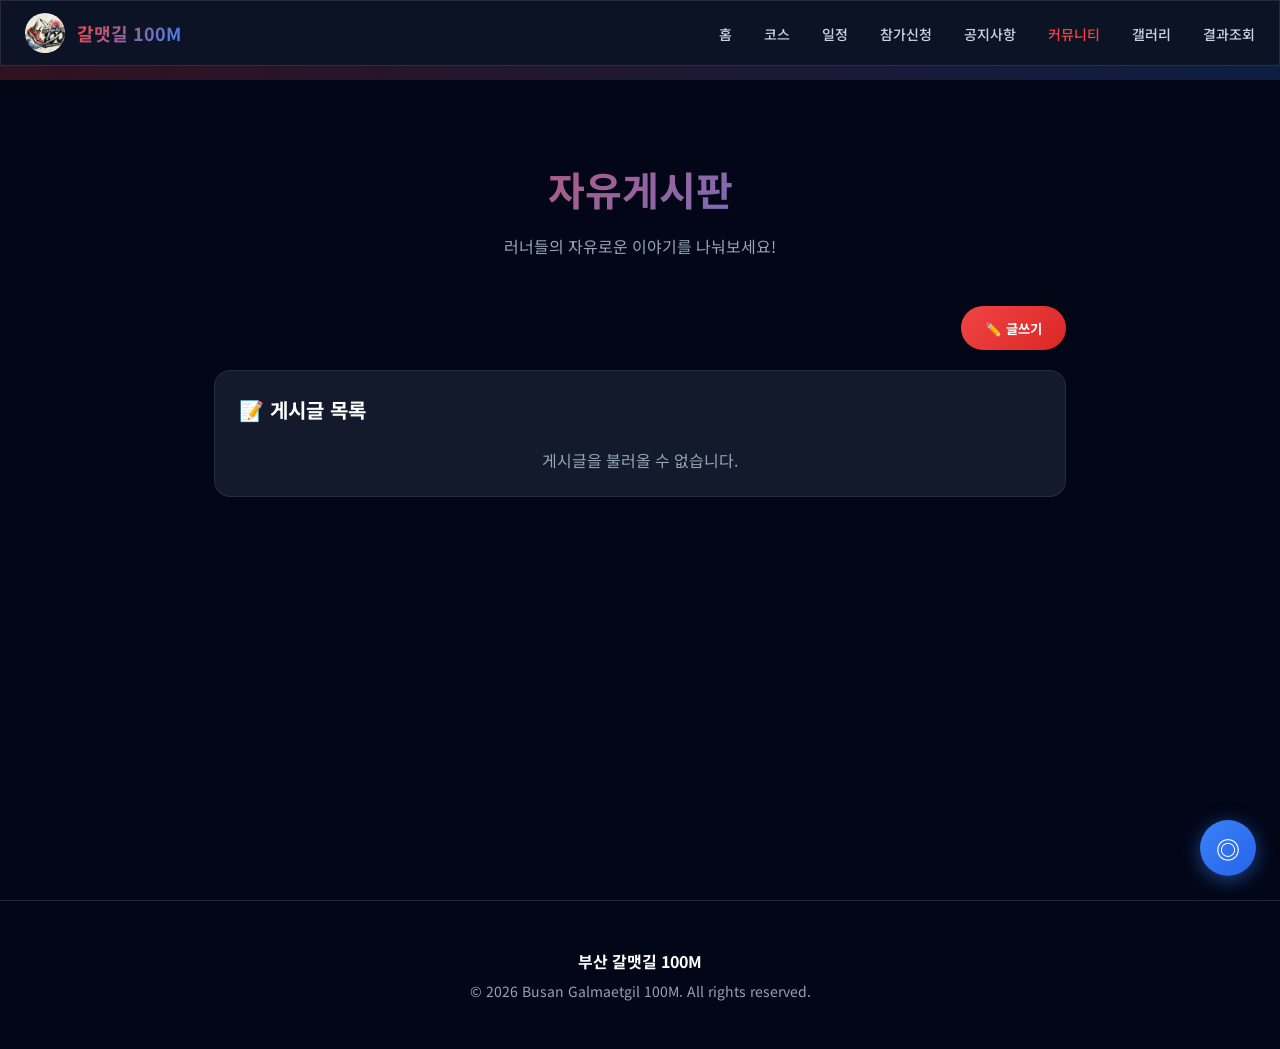
<file: community.html>
<!DOCTYPE html>
<html lang="ko">

<head>
    <meta charset="UTF-8">
    <meta name="viewport" content="width=device-width, initial-scale=1.0">
    <title>부산 갈맷길 100M | 자유게시판</title>
    <meta name="description" content="부산 갈맷길 100M 자유게시판 - 러너들의 소통 공간">
    <link rel="stylesheet" href="css/styles.css">
</head>

<body>
    <!-- Navigation -->
    <nav class="nav-desktop glass">
        <div class="nav-container">
            <a href="index.html" class="nav-logo">
                <img src="assets/main_logo.jpg" alt="갈맷길 100M" onerror="this.style.display='none'">
                <span class="gradient-text">갈맷길 100M</span>
            </a>
            <ul class="nav-links">
                <li><a href="index.html">홈</a></li>
                <li><a href="course.html">코스</a></li>
                <li><a href="schedule.html">일정</a></li>
                <li><a href="registration.html">참가신청</a></li>
                <li><a href="notices.html">공지사항</a></li>
                <li><a href="community.html">커뮤니티</a></li>
                <li><a href="gallery.html">갤러리</a></li>
                <li><a href="results.html">결과조회</a></li>
            </ul>
            <button class="nav-hamburger">☰</button>
        </div>
    </nav>

    <!-- Mobile Menu -->
    <div class="mobile-menu">
        <a href="index.html">🏠 홈</a>
        <a href="course.html">🗺️ 코스</a>
        <a href="schedule.html">📅 일정</a>
        <a href="registration.html">📝 참가신청</a>
        <a href="notices.html">📢 공지사항</a>
        <a href="community.html">👥 커뮤니티</a>
        <a href="gallery.html">📸 갤러리</a>
        <a href="results.html">🏆 결과조회</a>
    </div>

    <!-- Cheer Marquee -->
    <div class="cheer-marquee">
        <div class="cheer-marquee-inner marquee"></div>
    </div>

    <!-- Main Content -->
    <main style="padding-top:120px; min-height:100vh;">
        <section style="max-width:900px; margin:0 auto; padding:40px 24px;">
            <h1 style="font-size:2.5rem; text-align:center; margin-bottom:16px;" class="gradient-text">자유게시판</h1>
            <p style="text-align:center; color:var(--slate-400); margin-bottom:48px;">러너들의 자유로운 이야기를 나눠보세요!</p>

            <!-- Post Form Toggle -->
            <div style="text-align:right; margin-bottom:20px;">
                <button onclick="showPostForm()" class="btn-primary" style="padding:12px 24px;">✏️ 글쓰기</button>
            </div>

            <!-- Post Form (Hidden by default) -->
            <div id="post-form" class="glass-card" style="padding:24px; display:none; margin-bottom:32px;">
                <h2 style="font-size:1.25rem; margin-bottom:24px;">✏️ 새 글 작성</h2>
                <form onsubmit="submitPost(event)" style="display:flex; flex-direction:column; gap:16px;">
                    <div>
                        <label
                            style="display:block; font-size:0.875rem; color:var(--slate-400); margin-bottom:8px;">닉네임</label>
                        <input type="text" name="nickname" required class="form-input" placeholder="닉네임을 입력하세요"
                            maxlength="20">
                    </div>
                    <div>
                        <label
                            style="display:block; font-size:0.875rem; color:var(--slate-400); margin-bottom:8px;">제목</label>
                        <input type="text" name="title" required class="form-input" placeholder="제목을 입력하세요"
                            maxlength="100">
                    </div>
                    <div>
                        <label
                            style="display:block; font-size:0.875rem; color:var(--slate-400); margin-bottom:8px;">내용</label>
                        <textarea name="content" required class="form-input" placeholder="내용을 입력하세요" rows="6"
                            style="resize:vertical;"></textarea>
                    </div>
                    <div>
                        <label style="display:block; font-size:0.875rem; color:var(--slate-400); margin-bottom:8px;">삭제
                            비밀번호</label>
                        <input type="password" name="password" required class="form-input" placeholder="글 삭제 시 필요"
                            maxlength="20">
                    </div>
                    <div style="display:flex; gap:12px;">
                        <button type="button" onclick="hidePostForm()" class="btn-secondary" style="flex:1;">취소</button>
                        <button type="submit" class="btn-primary" style="flex:1;">등록하기</button>
                    </div>
                </form>
            </div>

            <!-- Posts List -->
            <div class="glass-card" style="padding:24px;">
                <h2 style="font-size:1.25rem; margin-bottom:24px;">📝 게시글 목록</h2>
                <div id="posts-list" style="display:flex; flex-direction:column; gap:12px;">
                    <!-- Filled by JS -->
                </div>
            </div>
        </section>
    </main>

    <!-- Footer -->
    <footer class="footer">
        <div style="font-weight:700; color:#fff; margin-bottom:8px;">부산 갈맷길 100M</div>
        <div style="font-size:0.875rem;">© 2026 Busan Galmaetgil 100M. All rights reserved.</div>
    </footer>

    <!-- Bottom Navigation (Mobile) -->
    <nav class="bottom-nav">
        <div class="bottom-nav-inner">
            <a href="index.html"><span class="icon">🏠</span>홈</a>
            <a href="course.html"><span class="icon">🗺️</span>코스</a>
            <a href="schedule.html"><span class="icon">📅</span>일정</a>
            <a href="registration.html"><span class="icon">📝</span>신청</a>
            <a href="results.html"><span class="icon">🏆</span>결과</a>
        </div>
    </nav>

    <!-- SOS Button -->
    <button class="location-share-btn">◎</button>

    <script src="js/app.js"></script>
    <script>
        let postsData = [];

        document.addEventListener('DOMContentLoaded', async () => {
            await loadPosts();
        });

        async function loadPosts() {
            const list = document.getElementById('posts-list');
            list.innerHTML = '<p style="text-align:center; color:var(--slate-400);">로딩 중...</p>';

            try {
                const posts = await fetchData('getPosts');
                postsData = posts || [];
                renderPosts(postsData);
            } catch (err) {
                list.innerHTML = '<p style="text-align:center; color:var(--slate-400);">게시글을 불러올 수 없습니다.</p>';
            }
        }

        function renderPosts(posts) {
            const list = document.getElementById('posts-list');
            if (!posts || posts.length === 0) {
                list.innerHTML = '<p style="text-align:center; color:var(--slate-400);">아직 게시글이 없습니다.</p>';
                return;
            }

            list.innerHTML = posts.map(post => `
                <div style="padding:16px; background:var(--slate-800); border-radius:12px; cursor:pointer; transition:all 0.2s;"
                     onmouseover="this.style.background='var(--slate-700)'" 
                     onmouseout="this.style.background='var(--slate-800)'"
                     onclick="viewPost(${post.id})">
                    <div style="display:flex; justify-content:space-between; align-items:flex-start; gap:12px; flex-wrap:wrap;">
                        <div style="flex:1; min-width:200px;">
                            <h3 style="font-size:1rem; font-weight:600; margin-bottom:8px; color:#fff;">${post.title}</h3>
                            <div style="font-size:0.75rem; color:var(--slate-400);">
                                <span style="color:var(--neon-blue);">${post.nickname}</span> · ${post.date} · 조회 ${post.views || 0}
                            </div>
                        </div>
                    </div>
                </div>
            `).join('');
        }

        function showPostForm() {
            document.getElementById('post-form').style.display = 'block';
            document.getElementById('post-form').scrollIntoView({ behavior: 'smooth' });
        }

        function hidePostForm() {
            document.getElementById('post-form').style.display = 'none';
        }

        async function submitPost(e) {
            e.preventDefault();
            const formData = new FormData(e.target);
            const post = {
                nickname: formData.get('nickname'),
                title: formData.get('title'),
                content: formData.get('content'),
                password: formData.get('password')
            };

            try {
                const params = new URLSearchParams(post);
                const response = await fetch(`${API_URL}?action=submitPost&${params.toString()}`, {
                    method: 'POST'
                });
                const result = await response.json();

                if (result.success) {
                    alert('✅ 글이 등록되었습니다!');
                    hidePostForm();
                    e.target.reset();
                    await loadPosts();  // Reload posts
                } else {
                    alert('❌ 오류: ' + (result.error || '글 등록에 실패했습니다.'));
                }
            } catch (err) {
                alert('❌ 네트워크 오류가 발생했습니다.');
                console.error('Post submit error:', err);
            }
        }

        function viewPost(id) {
            const post = postsData.find(p => p.id === id);
            if (post) {
                alert(`📝 ${post.title}\n\n${post.content}\n\n- ${post.nickname} (${post.date})`);
            }
        }
    </script>
</body>

</html>
</file>
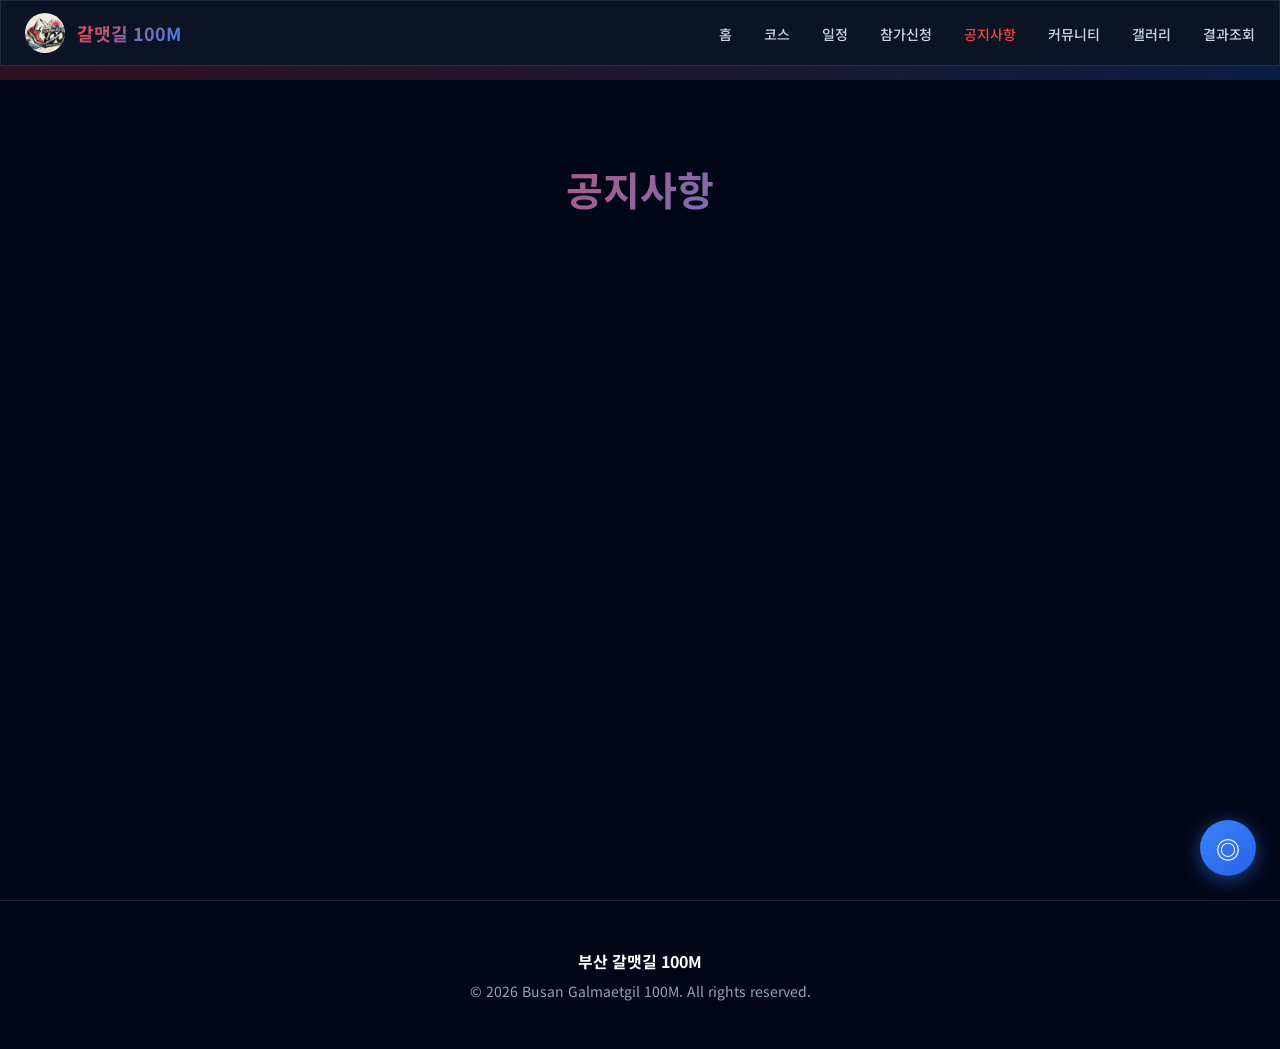
<file: notices.html>
<!DOCTYPE html>
<html lang="ko">

<head>
    <meta charset="UTF-8">
    <meta name="viewport" content="width=device-width, initial-scale=1.0">
    <title>부산 갈맷길 100M | 공지사항</title>
    <meta name="description" content="부산 갈맷길 100M 대회 공지사항">
    <link rel="stylesheet" href="css/styles.css">
</head>

<body>
    <!-- Navigation -->
    <nav class="nav-desktop glass">
        <div class="nav-container">
            <a href="index.html" class="nav-logo">
                <img src="assets/main_logo.jpg" alt="갈맷길 100M" onerror="this.style.display='none'">
                <span class="gradient-text">갈맷길 100M</span>
            </a>
            <ul class="nav-links">
                <li><a href="index.html">홈</a></li>
                <li><a href="course.html">코스</a></li>
                <li><a href="schedule.html">일정</a></li>
                <li><a href="registration.html">참가신청</a></li>
                <li><a href="notices.html">공지사항</a></li>
                <li><a href="community.html">커뮤니티</a></li>
                <li><a href="gallery.html">갤러리</a></li>
                <li><a href="results.html">결과조회</a></li>
            </ul>
            <button class="nav-hamburger">☰</button>
        </div>
    </nav>

    <!-- Mobile Menu -->
    <div class="mobile-menu">
        <a href="index.html">🏠 홈</a>
        <a href="course.html">🗺️ 코스</a>
        <a href="schedule.html">📅 일정</a>
        <a href="registration.html">📝 참가신청</a>
        <a href="notices.html">📢 공지사항</a>
        <a href="community.html">👥 커뮤니티</a>
        <a href="gallery.html">📸 갤러리</a>
        <a href="results.html">🏆 결과조회</a>
    </div>

    <!-- Cheer Marquee -->
    <div class="cheer-marquee">
        <div class="cheer-marquee-inner marquee"></div>
    </div>

    <!-- Main Content -->
    <main style="padding-top:120px; min-height:100vh;">
        <section style="max-width:800px; margin:0 auto; padding:40px 24px;">
            <h1 style="font-size:2.5rem; text-align:center; margin-bottom:48px;" class="gradient-text">공지사항</h1>

            <div id="notices-list" style="display:flex; flex-direction:column; gap:16px;">
                <!-- Filled by JS -->
            </div>
        </section>
    </main>

    <!-- Footer -->
    <footer class="footer">
        <div style="font-weight:700; color:#fff; margin-bottom:8px;">부산 갈맷길 100M</div>
        <div style="font-size:0.875rem;">© 2026 Busan Galmaetgil 100M. All rights reserved.</div>
    </footer>

    <!-- Bottom Navigation (Mobile) -->
    <nav class="bottom-nav">
        <div class="bottom-nav-inner">
            <a href="index.html"><span class="icon">🏠</span>홈</a>
            <a href="course.html"><span class="icon">🗺️</span>코스</a>
            <a href="schedule.html"><span class="icon">📅</span>일정</a>
            <a href="registration.html"><span class="icon">📝</span>신청</a>
            <a href="results.html"><span class="icon">🏆</span>결과</a>
        </div>
    </nav>

    <!-- SOS Button -->
    <button class="location-share-btn">◎</button>

    <script src="js/app.js"></script>
    <script>
        let openNoticeId = null;

        document.addEventListener('DOMContentLoaded', async () => {
            const notices = await fetchData('getNotices');
            renderNotices(notices);
        });

        function renderNotices(notices) {
            const list = document.getElementById('notices-list');
            list.innerHTML = notices.map(notice => `
                <div class="glass-card" style="overflow:hidden;">
                    <button onclick="toggleNotice(${notice.id})" 
                            style="width:100%; padding:20px; background:none; border:none; color:#fff; 
                                   cursor:pointer; display:flex; align-items:center; gap:16px; text-align:left;">
                        <div style="flex:1;">
                            <div style="font-size:0.75rem; color:var(--slate-400); margin-bottom:4px;">${notice.date}</div>
                            <div style="font-weight:600;">${notice.title}</div>
                        </div>
                        <span id="arrow-${notice.id}" style="transition:transform 0.2s;">▼</span>
                    </button>
                    <div id="content-${notice.id}" style="display:none; padding:0 20px 20px; border-top:1px solid var(--slate-700);">
                        <div style="padding-top:16px; color:var(--slate-300); white-space:pre-line; line-height:1.7;">
                            ${notice.content}
                        </div>
                        ${notice.image_url ? `<img src="${notice.image_url}" style="max-width:100%; margin-top:16px; border-radius:8px;">` : ''}
                    </div>
                </div>
            `).join('');
        }

        function toggleNotice(id) {
            const content = document.getElementById(`content-${id}`);
            const arrow = document.getElementById(`arrow-${id}`);

            if (openNoticeId === id) {
                content.style.display = 'none';
                arrow.style.transform = 'rotate(0deg)';
                openNoticeId = null;
            } else {
                // Close previous
                if (openNoticeId !== null) {
                    document.getElementById(`content-${openNoticeId}`).style.display = 'none';
                    document.getElementById(`arrow-${openNoticeId}`).style.transform = 'rotate(0deg)';
                }
                // Open new
                content.style.display = 'block';
                arrow.style.transform = 'rotate(180deg)';
                openNoticeId = id;
            }
        }
    </script>
</body>

</html>
</file>
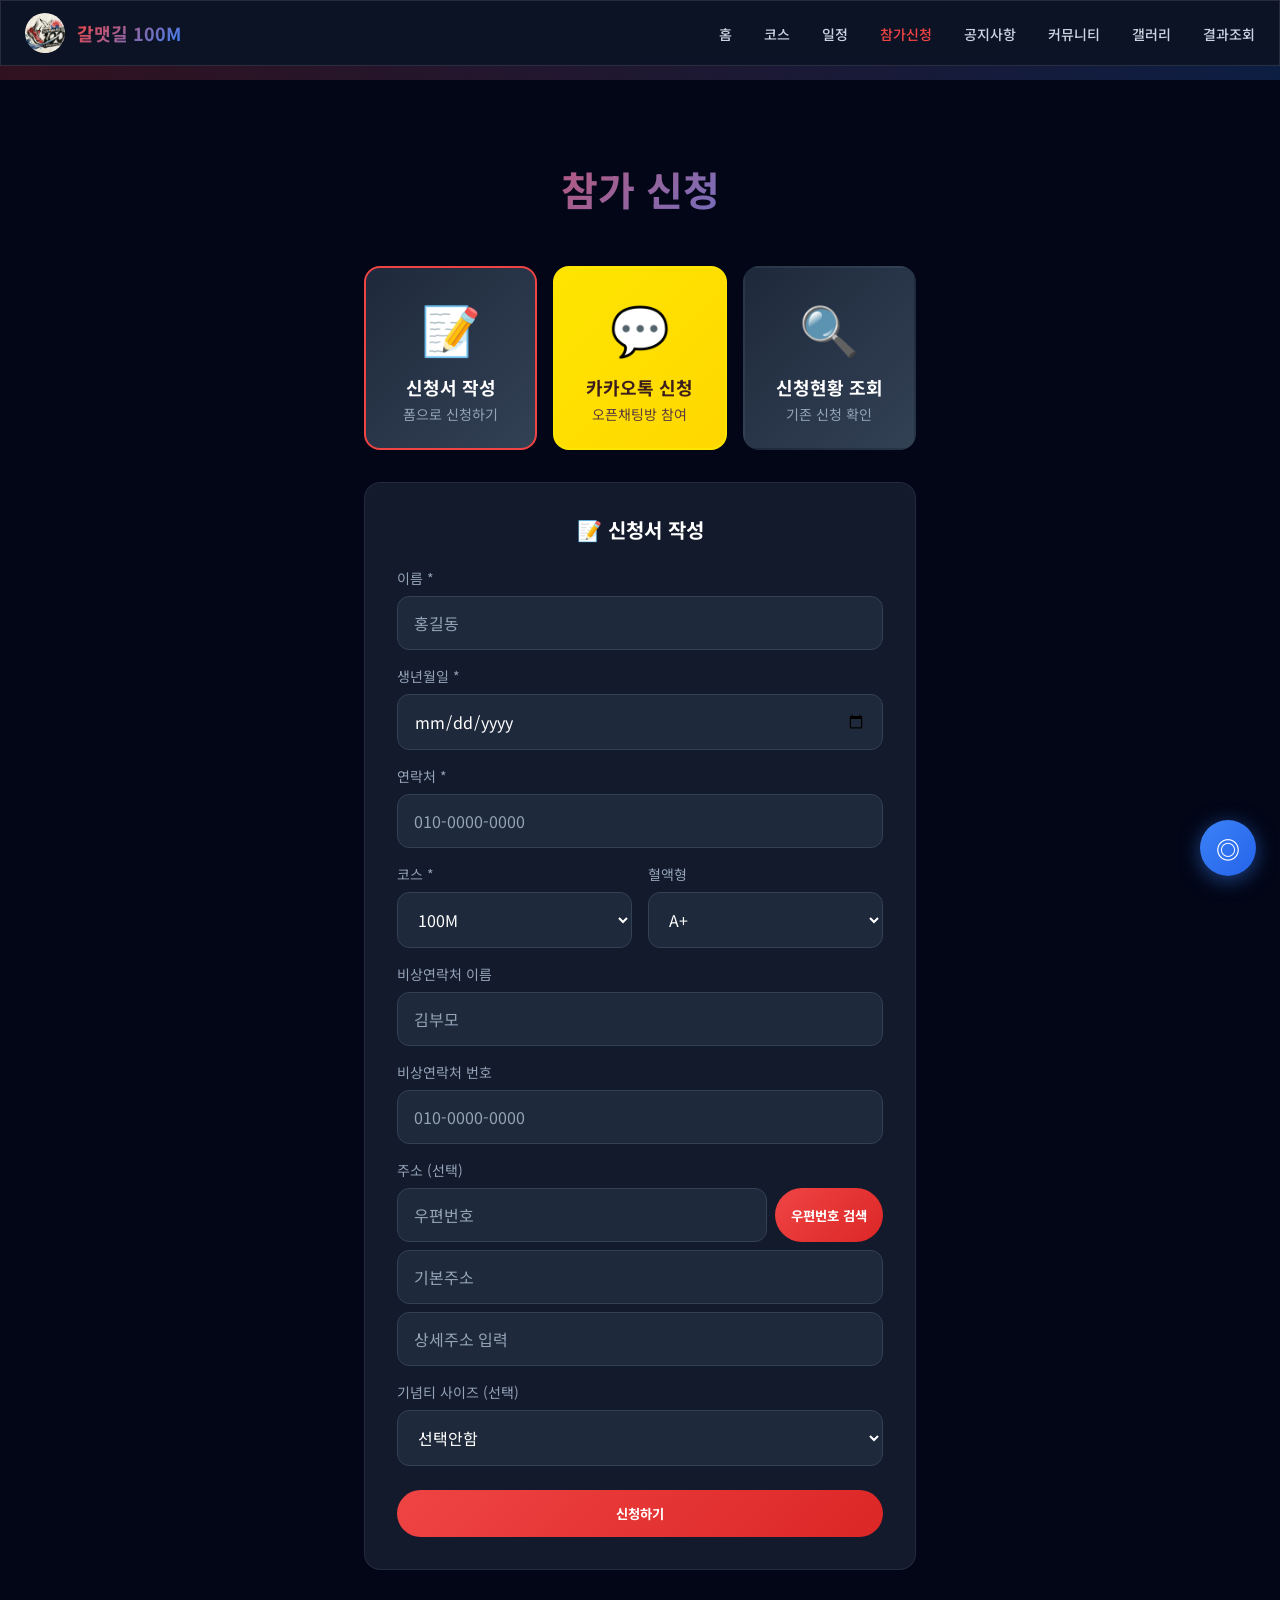
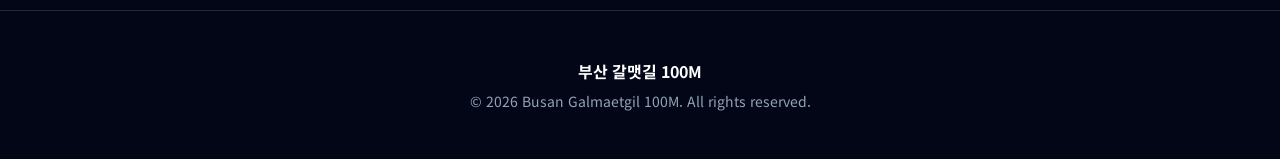
<file: registration.html>
<!DOCTYPE html>
<html lang="ko">

<head>
    <meta charset="UTF-8">
    <meta name="viewport" content="width=device-width, initial-scale=1.0">
    <title>부산 갈맷길 100M | 참가신청</title>
    <meta name="description" content="부산 갈맷길 100M 참가 신청 및 현황 조회">
    <link rel="stylesheet" href="css/styles.css">
    <!-- Daum 우편번호 API -->
    <script src="//t1.daumcdn.net/mapjsapi/bundle/postcode/prod/postcode.v2.js"></script>
</head>

<body>
    <!-- Navigation -->
    <nav class="nav-desktop glass">
        <div class="nav-container">
            <a href="index.html" class="nav-logo">
                <img src="assets/main_logo.jpg" alt="갈맷길 100M" onerror="this.style.display='none'">
                <span class="gradient-text">갈맷길 100M</span>
            </a>
            <ul class="nav-links">
                <li><a href="index.html">홈</a></li>
                <li><a href="course.html">코스</a></li>
                <li><a href="schedule.html">일정</a></li>
                <li><a href="registration.html">참가신청</a></li>
                <li><a href="notices.html">공지사항</a></li>
                <li><a href="community.html">커뮤니티</a></li>
                <li><a href="gallery.html">갤러리</a></li>
                <li><a href="results.html">결과조회</a></li>
            </ul>
            <button class="nav-hamburger">☰</button>
        </div>
    </nav>

    <!-- Mobile Menu -->
    <div class="mobile-menu">
        <a href="index.html">🏠 홈</a>
        <a href="course.html">🗺️ 코스</a>
        <a href="schedule.html">📅 일정</a>
        <a href="registration.html">📝 참가신청</a>
        <a href="notices.html">📢 공지사항</a>
        <a href="community.html">👥 커뮤니티</a>
        <a href="gallery.html">📸 갤러리</a>
        <a href="results.html">🏆 결과조회</a>
    </div>

    <!-- Cheer Marquee -->
    <div class="cheer-marquee">
        <div class="cheer-marquee-inner marquee"></div>
    </div>

    <!-- Main Content -->
    <main style="padding-top:120px; min-height:100vh;">
        <section style="max-width:600px; margin:0 auto; padding:40px 24px;">
            <h1 style="font-size:2.5rem; text-align:center; margin-bottom:48px;" class="gradient-text">참가 신청</h1>

            <!-- Tab Buttons -->
            <div class="tab-buttons">
                <button class="tab-btn active" data-tab="register"
                    style="flex:1; min-width:140px; padding:24px 16px; background:linear-gradient(135deg, #1e293b, #334155); border:2px solid var(--neon-red); border-radius:16px; cursor:pointer; transition:all 0.3s;">
                    <div style="font-size:3rem; margin-bottom:12px;">📝</div>
                    <div style="font-weight:700; font-size:1.125rem; color:#fff;">신청서 작성</div>
                    <div style="font-size:0.875rem; color:var(--slate-400); margin-top:4px;">폼으로 신청하기</div>
                </button>
                <button class="tab-btn" data-tab="kakao"
                    style="flex:1; min-width:140px; padding:24px 16px; background:linear-gradient(135deg, #fee500, #ffd700); border:2px solid #fee500; border-radius:16px; cursor:pointer; transition:all 0.3s;">
                    <div style="font-size:3rem; margin-bottom:12px;">💬</div>
                    <div style="font-weight:700; font-size:1.125rem; color:#3c1e1e;">카카오톡 신청</div>
                    <div style="font-size:0.875rem; color:#5c3c3c; margin-top:4px;">오픈채팅방 참여</div>
                </button>
                <button class="tab-btn" data-tab="status"
                    style="flex:1; min-width:140px; padding:24px 16px; background:linear-gradient(135deg, #1e293b, #334155); border:2px solid transparent; border-radius:16px; cursor:pointer; transition:all 0.3s;">
                    <div style="font-size:3rem; margin-bottom:12px;">🔍</div>
                    <div style="font-weight:700; font-size:1.125rem; color:#fff;">신청현황 조회</div>
                    <div style="font-size:0.875rem; color:var(--slate-400); margin-top:4px;">기존 신청 확인</div>
                </button>
            </div>

            <!-- Tab Content: KakaoTalk -->
            <div id="tab-kakao" class="tab-content" style="display:none;">
                <div class="glass-card" style="padding:32px; text-align:center;">
                    <h2 style="font-size:1.25rem; margin-bottom:24px;">💬 카카오톡으로 신청하기</h2>
                    <p style="color:var(--slate-400); margin-bottom:24px;">
                        아래 버튼을 클릭하여 카카오톡 오픈채팅방에 참여하세요.<br>
                        채팅방에서 참가 신청 안내를 받으실 수 있습니다.
                    </p>
                    <a id="kakao-link" href="#" target="_blank"
                        style="display:inline-block; padding:16px 48px; background:#fee500; color:#3c1e1e; font-weight:700; font-size:1.125rem; border-radius:12px; text-decoration:none; transition:all 0.3s;">
                        카카오톡 오픈채팅방 참여하기
                    </a>
                    <p style="color:var(--slate-500); font-size:0.875rem; margin-top:16px;">
                        ※ 카카오톡 앱이 설치되어 있어야 합니다
                    </p>
                </div>
            </div>

            <!-- Tab Content: Registration Form -->
            <div id="tab-register" class="tab-content">
                <div class="glass-card" style="padding:32px;">
                    <h2 style="font-size:1.25rem; margin-bottom:24px; text-align:center;">📝 신청서 작성</h2>
                    <form id="registration-form" style="display:flex; flex-direction:column; gap:16px;">
                        <div>
                            <label
                                style="display:block; font-size:0.875rem; color:var(--slate-400); margin-bottom:8px;">이름
                                *</label>
                            <input type="text" name="name" required class="form-input" placeholder="홍길동">
                        </div>
                        <div>
                            <label
                                style="display:block; font-size:0.875rem; color:var(--slate-400); margin-bottom:8px;">생년월일
                                *</label>
                            <input type="date" name="birth" required class="form-input">
                        </div>
                        <div>
                            <label
                                style="display:block; font-size:0.875rem; color:var(--slate-400); margin-bottom:8px;">연락처
                                *</label>
                            <input type="tel" name="phone" required class="form-input" placeholder="010-0000-0000">
                        </div>
                        <div style="display:grid; grid-template-columns:1fr 1fr; gap:16px;">
                            <div>
                                <label
                                    style="display:block; font-size:0.875rem; color:var(--slate-400); margin-bottom:8px;">코스
                                    *</label>
                                <select name="course" required class="form-input">
                                    <option value="100M">100M</option>
                                    <option value="50M">50M</option>
                                </select>
                            </div>
                            <div>
                                <label
                                    style="display:block; font-size:0.875rem; color:var(--slate-400); margin-bottom:8px;">혈액형</label>
                                <select name="bloodType" class="form-input">
                                    <option value="A+">A+</option>
                                    <option value="A-">A-</option>
                                    <option value="B+">B+</option>
                                    <option value="B-">B-</option>
                                    <option value="O+">O+</option>
                                    <option value="O-">O-</option>
                                    <option value="AB+">AB+</option>
                                    <option value="AB-">AB-</option>
                                </select>
                            </div>
                        </div>

                        <!-- 비상연락처 -->
                        <div>
                            <label
                                style="display:block; font-size:0.875rem; color:var(--slate-400); margin-bottom:8px;">비상연락처
                                이름</label>
                            <input type="text" name="emergencyContact" class="form-input" placeholder="김부모">
                        </div>
                        <div>
                            <label
                                style="display:block; font-size:0.875rem; color:var(--slate-400); margin-bottom:8px;">비상연락처
                                번호</label>
                            <input type="tel" name="emergencyPhone" class="form-input" placeholder="010-0000-0000">
                        </div>

                        <!-- 주소 입력 (선택사항) -->
                        <div>
                            <label
                                style="display:block; font-size:0.875rem; color:var(--slate-400); margin-bottom:8px;">주소
                                (선택)</label>
                            <div style="display:flex; gap:8px; margin-bottom:8px;">
                                <input type="text" name="postcode" id="postcode" class="form-input" placeholder="우편번호"
                                    readonly style="flex:1;">
                                <button type="button" onclick="searchPostcode()" class="btn-primary"
                                    style="padding:12px 16px; white-space:nowrap;">우편번호 검색</button>
                            </div>
                            <input type="text" name="address" id="address" class="form-input" placeholder="기본주소"
                                readonly style="margin-bottom:8px;">
                            <input type="text" name="addressDetail" class="form-input" placeholder="상세주소 입력">
                        </div>

                        <!-- 기념티 사이즈 (선택사항) -->
                        <div>
                            <label
                                style="display:block; font-size:0.875rem; color:var(--slate-400); margin-bottom:8px;">기념티
                                사이즈 (선택)</label>
                            <select name="tshirtSize" class="form-input">
                                <option value="">선택안함</option>
                                <option value="XS">XS</option>
                                <option value="S">S</option>
                                <option value="M">M</option>
                                <option value="L">L</option>
                                <option value="XL">XL</option>
                                <option value="XXL">XXL</option>
                            </select>
                        </div>

                        <button type="submit" class="btn-primary" style="margin-top:8px; width:100%;">
                            신청하기
                        </button>
                    </form>
                </div>
            </div>

            <!-- Tab Content: Status Check -->
            <div id="tab-status" class="tab-content" style="display:none;">
                <div class="glass-card" style="padding:32px;">
                    <h2 style="font-size:1.25rem; margin-bottom:24px; text-align:center;">🔍 신청 현황 조회</h2>
                    <form id="status-form" style="display:flex; flex-direction:column; gap:16px;">
                        <div>
                            <label
                                style="display:block; font-size:0.875rem; color:var(--slate-400); margin-bottom:8px;">이름</label>
                            <input type="text" id="status-name" required class="form-input" placeholder="홍길동">
                        </div>
                        <div>
                            <label
                                style="display:block; font-size:0.875rem; color:var(--slate-400); margin-bottom:8px;">휴대폰
                                뒷자리 4개</label>
                            <input type="text" id="status-phone" required maxlength="4" class="form-input"
                                placeholder="0000">
                        </div>
                        <button type="submit" class="btn-primary btn-blue" style="width:100%;">
                            조회하기
                        </button>
                    </form>

                    <div id="status-result" style="margin-top:24px;"></div>

                    <div style="margin-top:32px; padding:16px; background:var(--slate-800); border-radius:12px;">
                        <p style="font-size:0.875rem; color:var(--slate-400);">
                            💡 <strong>테스트 조회:</strong><br>
                            이름: 김철수 / 뒷자리: 1234
                        </p>
                    </div>
                </div>
            </div>
        </section>
    </main>

    <!-- Footer -->
    <footer class="footer">
        <div style="font-weight:700; color:#fff; margin-bottom:8px;">부산 갈맷길 100M</div>
        <div style="font-size:0.875rem;">© 2026 Busan Galmaetgil 100M. All rights reserved.</div>
    </footer>

    <!-- Bottom Navigation (Mobile) -->
    <nav class="bottom-nav">
        <div class="bottom-nav-inner">
            <a href="index.html"><span class="icon">🏠</span>홈</a>
            <a href="course.html"><span class="icon">🗺️</span>코스</a>
            <a href="schedule.html"><span class="icon">📅</span>일정</a>
            <a href="registration.html"><span class="icon">📝</span>신청</a>
            <a href="results.html"><span class="icon">🏆</span>결과</a>
        </div>
    </nav>

    <!-- SOS Button -->
    <button class="location-share-btn">◎</button>

    <script src="js/app.js"></script>
    <script>
        // 우편번호 검색
        function searchPostcode() {
            new daum.Postcode({
                oncomplete: function (data) {
                    document.getElementById('postcode').value = data.zonecode;
                    document.getElementById('address').value = data.roadAddress || data.jibunAddress;
                }
            }).open();
        }

        // 카카오톡 링크 로드 (Config에서)
        (async function loadKakaoLink() {
            const config = await fetchData('getConfig');
            if (config && config.kakaoLink) {
                document.getElementById('kakao-link').href = config.kakaoLink;
            } else {
                // Mock 모드용 기본 링크
                document.getElementById('kakao-link').href = 'https://open.kakao.com/o/go8xJLai';
            }
        })();

        // Tab Switching
        document.querySelectorAll('.tab-btn').forEach(btn => {
            btn.addEventListener('click', () => {
                // Update active button
                document.querySelectorAll('.tab-btn').forEach(b => {
                    b.classList.remove('active');
                    b.style.borderColor = 'transparent';
                    // 카카오톡 탭은 노란색 테두리로
                    if (b.dataset.tab === 'kakao') {
                        b.style.borderColor = '#fee500';
                    }
                });
                btn.classList.add('active');
                if (btn.dataset.tab === 'kakao') {
                    btn.style.borderColor = '#fee500';
                } else {
                    btn.style.borderColor = 'var(--neon-red)';
                }

                // Show corresponding tab content
                const tabId = btn.dataset.tab;
                document.querySelectorAll('.tab-content').forEach(content => {
                    content.style.display = 'none';
                });
                document.getElementById('tab-' + tabId).style.display = 'block';
            });
        });

        // Registration Form
        document.getElementById('registration-form').addEventListener('submit', async (e) => {
            e.preventDefault();
            const formData = new FormData(e.target);
            const data = Object.fromEntries(formData.entries());

            if (USE_MOCK) {
                alert('🎉 참가 신청이 완료되었습니다!\n\n(Mock 모드 - 실제 데이터는 저장되지 않습니다)');
                e.target.reset();
            } else {
                try {
                    const params = new URLSearchParams(data);
                    const response = await fetch(`${API_URL}?action=register&${params.toString()}`, {
                        method: 'POST'
                    });
                    const result = await response.json();
                    if (result.success) {
                        alert('🎉 참가 신청이 완료되었습니다!\n\n' + result.message);
                        e.target.reset();
                    } else {
                        alert('❌ 신청 오류: ' + (result.error || '알 수 없는 오류'));
                    }
                } catch (err) {
                    alert('❌ 네트워크 오류가 발생했습니다. 다시 시도해주세요.');
                    console.error('Registration error:', err);
                }
            }
        });

        // Status Check Form
        let currentStatusInfo = null;

        document.getElementById('status-form').addEventListener('submit', async (e) => {
            e.preventDefault();
            const name = document.getElementById('status-name').value;
            const phone4 = document.getElementById('status-phone').value;
            const resultDiv = document.getElementById('status-result');

            resultDiv.innerHTML = '<p style="text-align:center; color:var(--slate-400);">조회 중...</p>';

            const result = await checkRegistrationStatus(name, phone4);
            currentStatusInfo = result;

            if (result.found) {
                // 상태별 색상
                let statusColor = 'var(--green-500)';
                let statusBg = 'rgba(34, 197, 94, 0.1)';
                let statusIcon = '✅';

                if (result.status === '취소') {
                    statusColor = 'var(--slate-400)';
                    statusBg = 'rgba(100, 116, 139, 0.1)';
                    statusIcon = '⛔';
                } else if (result.status === '승인완료' || result.status === '승인') {
                    statusColor = 'var(--neon-blue)';
                    statusBg = 'rgba(59, 130, 246, 0.1)';
                    statusIcon = '🎉';
                } else if (result.status === '대기' || result.status === '심사중') {
                    statusColor = '#f59e0b';
                    statusBg = 'rgba(245, 158, 11, 0.1)';
                    statusIcon = '⏳';
                }

                resultDiv.innerHTML = `
                    <div style="padding:20px; background:${statusBg}; border:1px solid ${statusColor}; border-radius:12px;">
                        <div style="font-weight:700; color:${statusColor}; margin-bottom:12px;">${statusIcon} 신청 확인됨</div>
                        <div style="display:grid; gap:8px; margin-bottom:16px;">
                            <div style="display:flex; justify-content:space-between;">
                                <span style="color:var(--slate-400);">코스</span>
                                <span style="font-weight:600;">${result.course}</span>
                            </div>
                            <div style="display:flex; justify-content:space-between;">
                                <span style="color:var(--slate-400);">상태</span>
                                <span style="font-weight:600; color:${statusColor};">${result.status}</span>
                            </div>
                        </div>
                        ${result.status !== '취소' ? `
                            <button onclick="cancelRegistrationAction()" 
                                    style="width:100%; padding:12px; background:rgba(239, 68, 68, 0.2); border:1px solid var(--neon-red); border-radius:8px; color:var(--neon-red); cursor:pointer; font-weight:600;">
                                ❌ 신청 취소하기
                            </button>
                            <button onclick="downloadDigitalBib('${name}', '${result.course}')"
                                    style="width:100%; margin-top:12px; padding:12px; background:linear-gradient(135deg, #3b82f6, #2563eb); border:none; border-radius:8px; color:white; cursor:pointer; font-weight:600;">
                                🎽 모바일 배번호 다운로드
                            </button>
                        ` : '<p style="text-align:center; color:var(--slate-400); font-size:0.875rem;">이미 취소된 신청입니다.</p>'}
                    </div>
                `;
            } else {
                resultDiv.innerHTML = `
                    <div style="padding:20px; background:rgba(239, 68, 68, 0.1); border:1px solid var(--neon-red); border-radius:12px;">
                        <div style="font-weight:700; color:var(--neon-red);">❌ 신청 내역을 찾을 수 없습니다</div>
                        <p style="font-size:0.875rem; color:var(--slate-400); margin-top:8px;">이름과 휴대폰 뒷자리를 다시 확인해주세요.</p>
                    </div>
                `;
            }
        });

        async function cancelRegistrationAction() {
            const name = document.getElementById('status-name').value;
            const phone4 = document.getElementById('status-phone').value;

            if (!confirm('정말 신청을 취소하시겠습니까?\\n취소 후에는 다시 신청해야 합니다.')) {
                return;
            }

            try {
                const params = new URLSearchParams({ name, phone4 });
                const response = await fetch(`${API_URL}?action=cancelRegistration&${params.toString()}`, { method: 'POST' });
                const result = await response.json();

                if (result.success) {
                    alert('✅ 신청이 취소되었습니다.');
                    document.getElementById('status-form').dispatchEvent(new Event('submit'));
                } else {
                    alert('❌ 취소 오류: ' + (result.error || '알 수 없는 오류'));
                }
            } catch (err) {
                alert('❌ 네트워크 오류가 발생했습니다.');
            }
        }

        function downloadDigitalBib(name, course) {
            const canvas = document.createElement('canvas');
            canvas.width = 600;
            canvas.height = 400;
            const ctx = canvas.getContext('2d');

            // Draw Background
            const gradient = ctx.createLinearGradient(0, 0, 600, 400);
            gradient.addColorStop(0, '#1e293b');
            gradient.addColorStop(1, '#0f172a');
            ctx.fillStyle = gradient;
            ctx.fillRect(0, 0, 600, 400);

            // Draw Border
            ctx.strokeStyle = '#ef4444';
            ctx.lineWidth = 10;
            ctx.strokeRect(10, 10, 580, 380);

            // Draw Header
            ctx.fillStyle = '#fff';
            ctx.font = 'bold 30px sans-serif';
            ctx.textAlign = 'center';
            ctx.fillText('BUSAN GALMAETGIL 100M', 300, 60);

            // Draw Course
            ctx.fillStyle = '#ef4444';
            ctx.font = 'bold 80px sans-serif';
            ctx.fillText(course, 300, 160);

            // Draw Name
            ctx.fillStyle = '#fff';
            ctx.font = 'bold 50px sans-serif';
            ctx.fillText(name, 300, 240);

            // Draw Footer
            ctx.fillStyle = '#94a3b8';
            ctx.font = '20px sans-serif';
            ctx.fillText('2026.03.01', 300, 350);

            // Download
            const link = document.createElement('a');
            link.download = `BIB_${name}.png`;
            link.href = canvas.toDataURL();
            link.click();
        }
    </script>
</body>

</html>
</file>
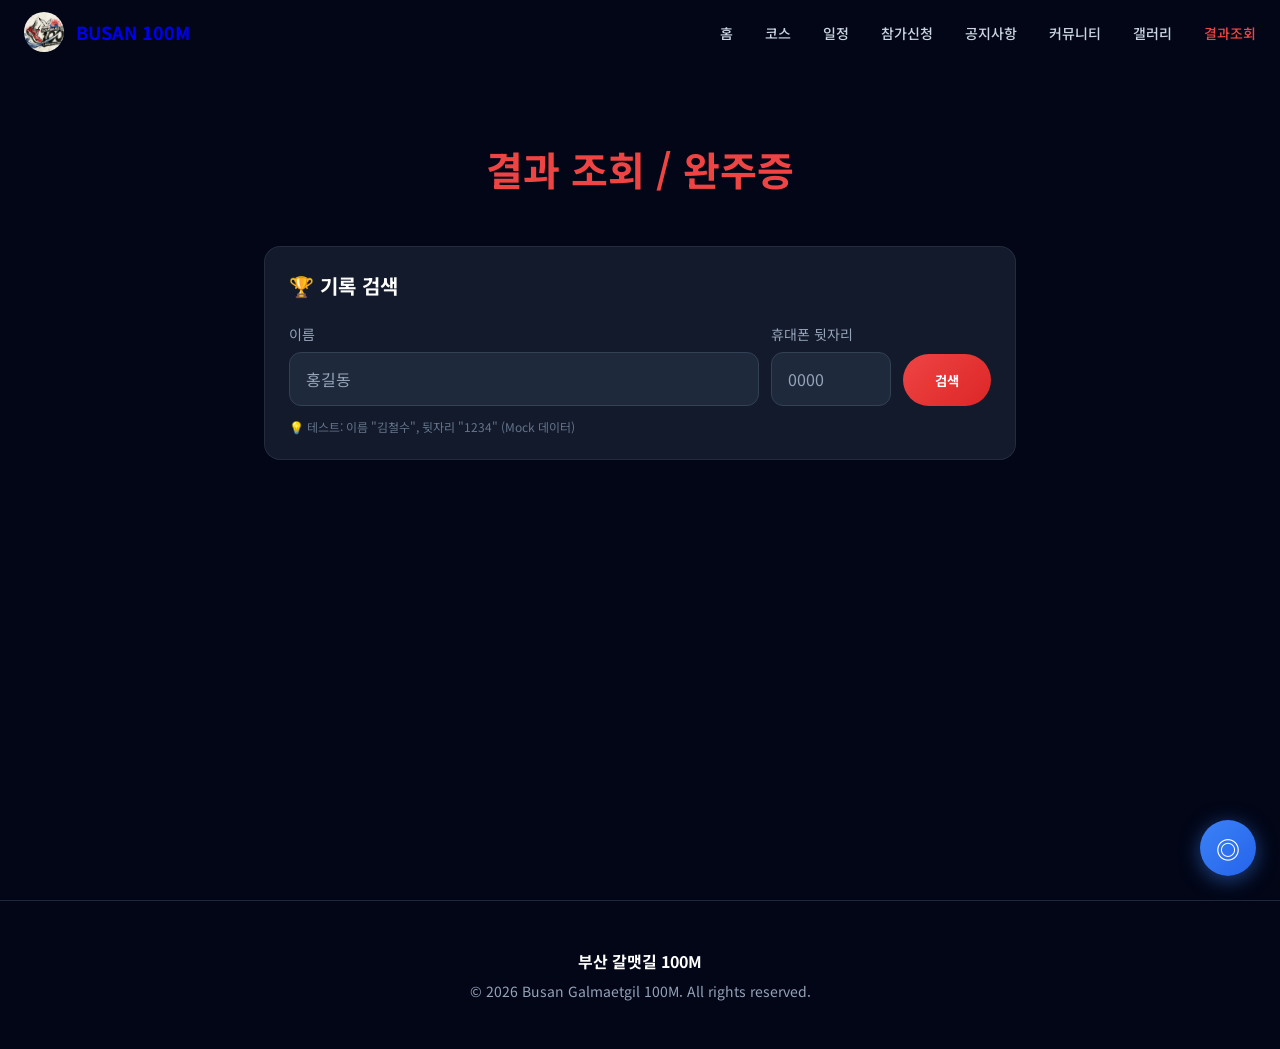
<file: results.html>
<!DOCTYPE html>
<html lang="ko">

<head>
    <meta charset="UTF-8">
    <meta name="viewport" content="width=device-width, initial-scale=1.0">
    <title>부산 갈맷길 100M | 결과조회</title>
    <meta name="description" content="부산 갈맷길 100M 결과 조회 및 완주증 발급">
    <link rel="stylesheet" href="css/styles.css">
    <link
        href="https://fonts.googleapis.com/css2?family=Noto+Sans+KR:wght@300;400;500;700;900&family=Nanum+Brush+Script&display=swap"
        rel="stylesheet">
    <style>
        /* Page-specific overrides for Result Page */
        .btn-green {
            background: #22c55e;
            background: linear-gradient(135deg, #22c55e, #16a34a);
        }
        .btn-green:hover {
            background: #16a34a;
        }

        .fade-in {
            animation: fadeIn 0.5s ease-out;
        }
        @keyframes fadeIn {
            from { opacity: 0; transform: translateY(10px); }
            to { opacity: 1; transform: translateY(0); }
        }

        /* Adjust main content padding for fixed nav */
        main {
            padding-top: 100px;
            min-height: 100vh;
        }
    </style>
</head>

<body>
    <!-- Navigation -->
    <nav class="nav-desktop">
        <div class="nav-container">
            <a href="index.html" class="nav-logo">
                <img src="assets/main_logo.jpg" alt="갈맷길 100M" class="logo-img" loading="lazy">
                <span>BUSAN 100M</span>
            </a>
            <ul class="nav-links">
                <li><a href="index.html">홈</a></li>
                <li><a href="course.html">코스</a></li>
                <li><a href="schedule.html">일정</a></li>
                <li><a href="registration.html">참가신청</a></li>
                <li><a href="notices.html">공지사항</a></li>
                <li><a href="community.html">커뮤니티</a></li>
                <li><a href="gallery.html">갤러리</a></li>
                <li><a href="results.html" class="active">결과조회</a></li>
            </ul>
            <button class="nav-hamburger" onclick="toggleMenu()">☰</button>
        </div>
    </nav>

    <!-- Mobile Menu -->
    <div class="mobile-menu" id="mobileMenu">
        <a href="index.html">🏠 홈</a>
        <a href="course.html">🗺️ 코스</a>
        <a href="schedule.html">📅 일정</a>
        <a href="registration.html">📝 참가신청</a>
        <a href="notices.html">📢 공지사항</a>
        <a href="community.html">👥 커뮤니티</a>
        <a href="gallery.html">📸 갤러리</a>
        <a href="results.html">🏆 결과조회</a>
    </div>

    <!-- Main Content -->
    <main>
        <section style="max-width:800px; margin:0 auto; padding:40px 24px;">
            <h1 style="font-size:2.5rem; text-align:center; margin-bottom:48px; color:#ef4444;">결과 조회 / 완주증</h1>

            <!-- Search Form -->
            <div class="glass-card" style="padding:24px; margin-bottom:32px;">
                <h2 style="font-size:1.25rem; margin-bottom:24px; color:#fff;">🏆 기록 검색</h2>
                <form id="search-form" style="display:flex; flex-wrap:wrap; gap:12px; align-items:flex-end;">
                    <div style="flex:1; min-width:150px;">
                        <label style="display:block; font-size:0.875rem; color:#94a3b8; margin-bottom:8px;">이름</label>
                        <input type="text" id="search-name" required class="form-input" placeholder="홍길동">
                    </div>
                    <div style="width:120px;">
                        <label style="display:block; font-size:0.875rem; color:#94a3b8; margin-bottom:8px;">휴대폰 뒷자리</label>
                        <input type="text" id="search-phone" required maxlength="4" class="form-input" placeholder="0000">
                    </div>
                    <button type="submit" class="btn-primary" style="height:52px;">검색</button>
                </form>
                <p style="font-size:0.75rem; color:#64748b; margin-top:12px;">
                    💡 테스트: 이름 "김철수", 뒷자리 "1234" (Mock 데이터)
                </p>
            </div>

            <!-- Result Display -->
            <div id="result-container" style="display:none;">
                <!-- Filled by JS -->
            </div>

            <!-- Certificate Canvas (Hidden) -->
            <canvas id="certificate-canvas" style="display:none;"></canvas>
        </section>
    </main>

    <!-- Footer -->
    <footer class="footer">
        <div style="font-weight:700; color:#fff; margin-bottom:8px;">부산 갈맷길 100M</div>
        <div style="font-size:0.875rem;">© 2026 Busan Galmaetgil 100M. All rights reserved.</div>
    </footer>

    <!-- Bottom Navigation (Mobile) -->
    <nav class="bottom-nav">
        <div class="bottom-nav-inner">
            <a href="index.html"><span class="icon">🏠</span>홈</a>
            <a href="course.html"><span class="icon">🗺️</span>코스</a>
            <a href="schedule.html"><span class="icon">📅</span>일정</a>
            <a href="registration.html"><span class="icon">📝</span>신청</a>
            <a href="results.html" class="active"><span class="icon">🏆</span>결과</a>
        </div>
    </nav>

    <!-- SOS Button -->
    <button class="location-share-btn">◎</button>

    <script src="js/app.js" defer></script>
    <script>
        function toggleMenu() {
            const menu = document.getElementById('mobileMenu');
            const btn = document.querySelector('.nav-hamburger');
            menu.classList.toggle('open');
            btn.textContent = menu.classList.contains('open') ? '✕' : '☰';
        }

        let currentResult = null;

        document.getElementById('search-form').addEventListener('submit', async (e) => {
            e.preventDefault();
            const name = document.getElementById('search-name').value;
            const phone4 = document.getElementById('search-phone').value;
            const container = document.getElementById('result-container');

            container.style.display = 'block';
            container.innerHTML = '<p style="text-align:center; color:#94a3b8;">검색 중...</p>';

            const result = await searchResult(name, phone4);
            currentResult = result;

            if (result) {
                container.innerHTML = `
                    <div class="glass-card fade-in" style="padding:32px; text-align:center;">
                        <div style="font-size:4rem; margin-bottom:16px;">🎉</div>
                        <h2 style="font-size:1.75rem; margin-bottom:8px; color:#fff;">${result.name}님 축하합니다!</h2>
                        <p style="color:#94a3b8; margin-bottom:24px;">
                            ${result.course} 완주 | 기록 ${result.time} | ${result.rank}위
                        </p>

                        <div id="certificate-preview" style="margin-bottom:24px;">
                            <!-- Certificate will be rendered here -->
                        </div>

                        <button onclick="downloadCertificate()" class="btn-primary btn-green" style="width:100%; font-size:1.1rem;">
                            📥 완주증 다운로드
                        </button>
                    </div>
                `;
                generateCertificate();
            } else {
                container.innerHTML = `
                    <div class="glass-card fade-in" style="padding:32px; text-align:center;">
                        <div style="font-size:4rem; margin-bottom:16px;">😢</div>
                        <h2 style="font-size:1.25rem; margin-bottom:8px; color:#fff;">검색 결과가 없습니다</h2>
                        <p style="color:#94a3b8;">이름과 휴대폰 뒷자리를 다시 확인해주세요.</p>
                    </div>
                `;
            }
        });

        function generateCertificate() {
            if (!currentResult) return;

            const canvas = document.getElementById('certificate-canvas');
            const ctx = canvas.getContext('2d');
            const img = new Image();

            // Default fallback drawing
            const drawFallback = () => {
                canvas.width = 1200;
                canvas.height = 850;

                // Background gradient
                const gradient = ctx.createLinearGradient(0, 0, canvas.width, canvas.height);
                gradient.addColorStop(0, '#f8fafc');
                gradient.addColorStop(1, '#e2e8f0');
                ctx.fillStyle = gradient;
                ctx.fillRect(0, 0, canvas.width, canvas.height);

                // Border
                ctx.strokeStyle = '#0f172a';
                ctx.lineWidth = 10;
                ctx.strokeRect(30, 30, canvas.width - 60, canvas.height - 60);

                // Inner Border
                ctx.strokeStyle = '#ef4444';
                ctx.lineWidth = 2;
                ctx.strokeRect(50, 50, canvas.width - 100, canvas.height - 100);

                // Title
                ctx.textAlign = 'center';
                ctx.fillStyle = '#0f172a';
                ctx.font = 'bold 60px "Noto Sans KR", serif';
                ctx.fillText('완  주  증', canvas.width / 2, 180);

                // Medal icon
                ctx.font = '80px serif';
                ctx.fillText('🏅', canvas.width / 2, 280);

                // Name
                ctx.fillStyle = '#000';
                ctx.font = 'bold 80px "Noto Sans KR", sans-serif';
                ctx.fillText(currentResult.name, canvas.width / 2, 400);

                // Details
                ctx.font = '40px "Noto Sans KR", sans-serif';
                ctx.fillStyle = '#334155';
                ctx.fillText(`부산 갈맷길 100M ${currentResult.course}`, canvas.width / 2, 490);

                ctx.font = 'bold 50px "Noto Sans KR", sans-serif';
                ctx.fillStyle = '#ef4444';
                ctx.fillText(`기록: ${currentResult.time}`, canvas.width / 2, 570);

                ctx.font = '36px "Noto Sans KR", sans-serif';
                ctx.fillStyle = '#64748b';
                ctx.fillText(`종합 순위: ${currentResult.rank}위`, canvas.width / 2, 640);

                // Date
                ctx.font = '30px "Noto Sans KR", sans-serif';
                ctx.fillStyle = '#94a3b8';
                ctx.fillText('2026년 3월 1일', canvas.width / 2, 730);

                // Org
                ctx.font = 'bold 36px "Noto Sans KR", sans-serif';
                ctx.fillStyle = '#0f172a';
                ctx.fillText('부산 갈맷길 100M 조직위원회', canvas.width / 2, 780);

                // Show preview
                updatePreview();
            };

            const updatePreview = () => {
                const preview = document.getElementById('certificate-preview');
                if(preview) {
                    preview.innerHTML = `<img src="${canvas.toDataURL()}" style="max-width:100%; border-radius:8px; box-shadow:0 8px 30px rgba(0,0,0,0.3); border:1px solid rgba(255,255,255,0.1);">`;
                }
            };

            img.onload = () => {
                canvas.width = img.width;
                canvas.height = img.height;
                ctx.drawImage(img, 0, 0);

                // Draw text on image
                // Assuming the background image has space for text
                ctx.textAlign = 'center';

                // Name position adjustment required based on actual bg image
                ctx.fillStyle = '#000';
                ctx.font = 'bold 72px "Noto Sans KR", sans-serif';
                ctx.fillText(currentResult.name, canvas.width / 2, canvas.height * 0.45);

                ctx.font = '40px "Noto Sans KR", sans-serif';
                ctx.fillText(`${currentResult.course} 완주`, canvas.width / 2, canvas.height * 0.55);
                ctx.fillText(`기록: ${currentResult.time}`, canvas.width / 2, canvas.height * 0.62);

                updatePreview();
            };

            img.onerror = drawFallback;

            // Try loading custom bg, if fail, fallback
            img.src = 'assets/certificate_bg.png';
        }

        function downloadCertificate() {
            if (!currentResult) return;

            const canvas = document.getElementById('certificate-canvas');
            const link = document.createElement('a');
            link.download = `완주증_${currentResult.name}.png`;
            link.href = canvas.toDataURL('image/png');
            link.click();
        }
    </script>
</body>

</html>
</file>
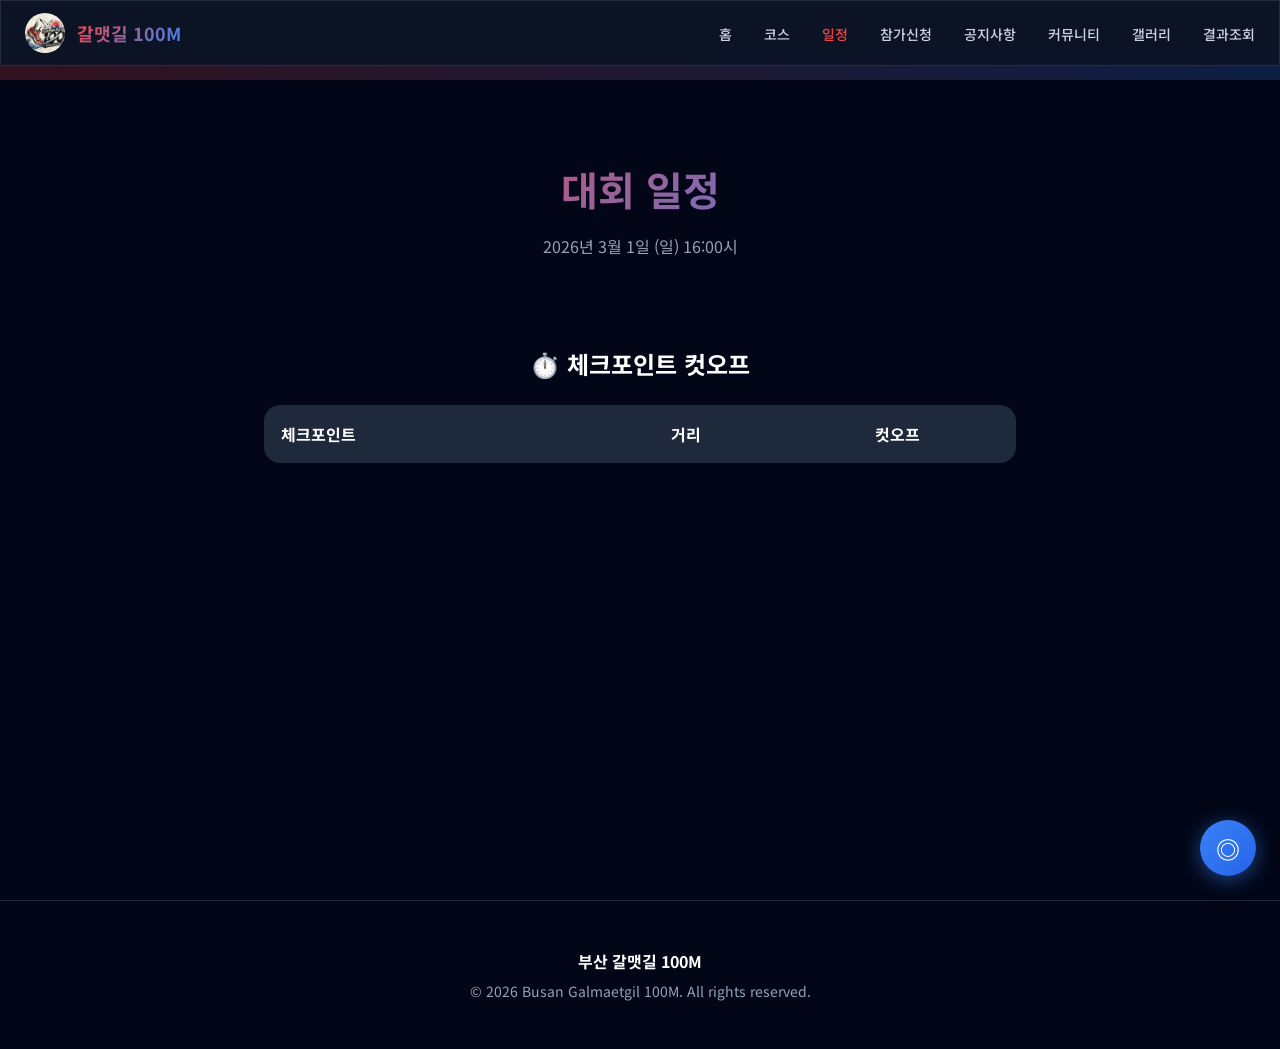
<file: schedule.html>
<!DOCTYPE html>
<html lang="ko">

<head>
    <meta charset="UTF-8">
    <meta name="viewport" content="width=device-width, initial-scale=1.0">
    <title>부산 갈맷길 100M | 일정</title>
    <meta name="description" content="부산 갈맷길 100M 대회 일정 및 타임테이블">
    <link rel="stylesheet" href="css/styles.css">
</head>

<body>
    <!-- Navigation -->
    <nav class="nav-desktop glass">
        <div class="nav-container">
            <a href="index.html" class="nav-logo">
                <img src="assets/main_logo.jpg" alt="갈맷길 100M" onerror="this.style.display='none'">
                <span class="gradient-text">갈맷길 100M</span>
            </a>
            <ul class="nav-links">
                <li><a href="index.html">홈</a></li>
                <li><a href="course.html">코스</a></li>
                <li><a href="schedule.html">일정</a></li>
                <li><a href="registration.html">참가신청</a></li>
                <li><a href="notices.html">공지사항</a></li>
                <li><a href="community.html">커뮤니티</a></li>
                <li><a href="gallery.html">갤러리</a></li>
                <li><a href="results.html">결과조회</a></li>
            </ul>
            <button class="nav-hamburger">☰</button>
        </div>
    </nav>

    <!-- Mobile Menu -->
    <div class="mobile-menu">
        <a href="index.html">🏠 홈</a>
        <a href="course.html">🗺️ 코스</a>
        <a href="schedule.html">📅 일정</a>
        <a href="registration.html">📝 참가신청</a>
        <a href="notices.html">📢 공지사항</a>
        <a href="community.html">👥 커뮤니티</a>
        <a href="gallery.html">📸 갤러리</a>
        <a href="results.html">🏆 결과조회</a>
    </div>

    <!-- Cheer Marquee -->
    <div class="cheer-marquee">
        <div class="cheer-marquee-inner marquee"></div>
    </div>

    <!-- Main Content -->
    <main style="padding-top:120px; min-height:100vh;">
        <section style="max-width:800px; margin:0 auto; padding:40px 24px;">
            <h1 style="font-size:2.5rem; text-align:center; margin-bottom:16px;" class="gradient-text">대회 일정</h1>
            <p style="text-align:center; color:var(--slate-400); margin-bottom:48px;">2026년 3월 1일 (일) 16:00시</p>

            <!-- Schedule Timeline -->
            <div id="schedule-list" style="display:flex; flex-direction:column; gap:16px;">
                <!-- Filled by JS -->
            </div>
        </section>

        <!-- Checkpoint Cutoffs -->
        <section style="max-width:800px; margin:0 auto; padding:0 24px 80px;">
            <h2 style="font-size:1.5rem; margin-bottom:24px; text-align:center;">⏱️ 체크포인트 컷오프</h2>
            <div class="glass-card" style="overflow:hidden;">
                <table style="width:100%; border-collapse:collapse;">
                    <thead>
                        <tr style="background:var(--slate-800);">
                            <th style="padding:16px; text-align:left;">체크포인트</th>
                            <th style="padding:16px; text-align:center;">거리</th>
                            <th style="padding:16px; text-align:center;">컷오프</th>
                        </tr>
                    </thead>
                    <tbody id="cutoff-table">
                        <!-- Filled by JS -->
                    </tbody>
                </table>
            </div>
        </section>
    </main>

    <!-- Footer -->
    <footer class="footer">
        <div style="font-weight:700; color:#fff; margin-bottom:8px;">부산 갈맷길 100M</div>
        <div style="font-size:0.875rem;">© 2026 Busan Galmaetgil 100M. All rights reserved.</div>
    </footer>

    <!-- Bottom Navigation (Mobile) -->
    <nav class="bottom-nav">
        <div class="bottom-nav-inner">
            <a href="index.html"><span class="icon">🏠</span>홈</a>
            <a href="course.html"><span class="icon">🗺️</span>코스</a>
            <a href="schedule.html"><span class="icon">📅</span>일정</a>
            <a href="registration.html"><span class="icon">📝</span>신청</a>
            <a href="results.html"><span class="icon">🏆</span>결과</a>
        </div>
    </nav>

    <!-- SOS Button -->
    <button class="location-share-btn">◎</button>

    <script src="js/app.js"></script>
    <script>
        document.addEventListener('DOMContentLoaded', async () => {
            // Load Schedule
            const schedule = await fetchData('getSchedule');
            const scheduleList = document.getElementById('schedule-list');

            scheduleList.innerHTML = schedule.map(item => `
                <div class="glass-card" style="padding:20px; display:flex; align-items:center; gap:16px;">
                    <div style="font-size:2.5rem;">${item.icon}</div>
                    <div style="flex:1;">
                        <div style="color:var(--neon-red); font-weight:700; font-size:1.125rem;">${item.time}</div>
                        <div style="font-weight:600;">${item.title}</div>
                        <div style="font-size:0.875rem; color:var(--slate-400);">📍 ${item.location}</div>
                    </div>
                </div>
            `).join('');

            // Load Checkpoints for cutoff table
            const checkpoints = await fetchData('getCheckpoints');
            const cutoffTable = document.getElementById('cutoff-table');

            cutoffTable.innerHTML = checkpoints.map((cp, i) => {
                const isStart = i === 0;
                const isFinish = i === checkpoints.length - 1;
                const bgColor = isStart ? 'rgba(34, 197, 94, 0.1)' : isFinish ? 'rgba(239, 68, 68, 0.1)' : '';

                return `
                    <tr style="border-top:1px solid var(--slate-700); background:${bgColor};">
                        <td style="padding:16px;">
                            <span style="font-weight:600;">${cp.name}</span>
                        </td>
                        <td style="padding:16px; text-align:center;">${cp.km}km</td>
                        <td style="padding:16px; text-align:center; color:var(--neon-red); font-weight:700;">${cp.cutoff}</td>
                    </tr>
                `;
            }).join('');
        });
    </script>
</body>

</html>
</file>
<file: css/styles.css>
/* ============================================
   Busan Galmaetgil 100M - Common Styles
   ============================================ */

@import url('https://fonts.googleapis.com/css2?family=Noto+Sans+KR:wght@300;400;500;700;900&display=swap');

:root {
    --slate-950: #020617;
    --slate-900: #0f172a;
    --slate-800: #1e293b;
    --slate-700: #334155;
    --slate-600: #475569;
    --slate-400: #94a3b8;
    --slate-300: #cbd5e1;
    --neon-red: #ef4444;
    --neon-blue: #3b82f6;
    --green-500: #22c55e;
    --purple-500: #a855f7;
}

* {
    margin: 0;
    padding: 0;
    box-sizing: border-box;
    font-family: 'Noto Sans KR', sans-serif;
    scroll-behavior: smooth;
}

body {
    background: var(--slate-950);
    color: #fff;
    min-height: 100vh;
    overflow-x: hidden;
}

/* Glass Effects */
.glass {
    background: rgba(15, 23, 42, 0.8);
    backdrop-filter: blur(12px);
    -webkit-backdrop-filter: blur(12px);
    border: 1px solid rgba(255, 255, 255, 0.1);
}

.glass-card {
    background: rgba(30, 41, 59, 0.6);
    backdrop-filter: blur(8px);
    -webkit-backdrop-filter: blur(8px);
    border: 1px solid rgba(255, 255, 255, 0.08);
    border-radius: 16px;
}

/* Gradient Text */
.gradient-text {
    background: linear-gradient(135deg, var(--neon-red), var(--neon-blue));
    -webkit-background-clip: text;
    -webkit-text-fill-color: transparent;
    background-clip: text;
}

/* Animations */
@keyframes fadeIn {
    from {
        opacity: 0;
        transform: translateY(20px);
    }

    to {
        opacity: 1;
        transform: translateY(0);
    }
}

@keyframes pulse-ring {
    0% {
        transform: scale(0.8);
        opacity: 1;
    }

    100% {
        transform: scale(2);
        opacity: 0;
    }
}

@keyframes marquee {
    0% {
        transform: translateX(100%);
    }

    100% {
        transform: translateX(-100%);
    }
}

@keyframes pulse-dot {
    0%, 100% {
        transform: scale(1);
        opacity: 1;
    }
    50% {
        transform: scale(1.2);
        opacity: 0.8;
    }
}

.fade-in {
    animation: fadeIn 0.6s ease-out forwards;
}

.marquee {
    animation: marquee 25s linear infinite;
}

.pulse-ring {
    animation: pulse-ring 1.5s ease-out infinite;
}

.pulse-dot {
    animation: pulse-dot 2s ease-in-out infinite;
}

/* Navigation - Desktop */
.nav-desktop {
    position: fixed;
    top: 0;
    left: 0;
    right: 0;
    z-index: 100;
    padding: 12px 24px;
}

.nav-container {
    max-width: 1280px;
    margin: 0 auto;
    display: flex;
    align-items: center;
    justify-content: space-between;
}

.nav-logo {
    display: flex;
    align-items: center;
    gap: 12px;
    text-decoration: none;
}

.nav-logo img {
    width: 40px;
    height: 40px;
    border-radius: 50%;
    object-fit: cover;
}

.nav-logo span {
    font-weight: 700;
    font-size: 1.125rem;
}

.nav-links {
    display: flex;
    gap: 32px;
    list-style: none;
}

.nav-links a {
    color: var(--slate-300);
    text-decoration: none;
    font-size: 0.875rem;
    font-weight: 500;
    transition: color 0.2s;
}

.nav-links a:hover,
.nav-links a.active {
    color: var(--neon-red);
}

.nav-hamburger {
    display: none;
    background: none;
    border: none;
    color: #fff;
    font-size: 1.5rem;
    cursor: pointer;
}

/* Mobile Menu */
.mobile-menu {
    display: none;
    position: fixed;
    top: 64px;
    left: 0;
    right: 0;
    bottom: 0;
    background: var(--slate-950);
    z-index: 99;
    padding: 24px;
}

.mobile-menu.open {
    display: block;
}

.mobile-menu a {
    display: block;
    padding: 16px 0;
    color: #fff;
    text-decoration: none;
    font-size: 1.25rem;
    border-bottom: 1px solid var(--slate-800);
}

/* Bottom Navigation (Mobile) */
.bottom-nav {
    display: none;
    position: fixed;
    bottom: 0;
    left: 0;
    right: 0;
    background: var(--slate-900);
    border-top: 1px solid var(--slate-800);
    z-index: 100;
    padding: 8px 0;
    padding-bottom: max(8px, env(safe-area-inset-bottom));
}

.bottom-nav-inner {
    display: flex;
    justify-content: space-around;
}

.bottom-nav a {
    display: flex;
    flex-direction: column;
    align-items: center;
    gap: 4px;
    color: var(--slate-400);
    text-decoration: none;
    font-size: 0.625rem;
    padding: 4px 8px;
    transition: color 0.2s;
}

.bottom-nav a.active {
    color: var(--neon-red);
}

.bottom-nav .icon {
    font-size: 1.25rem;
}

/* Marquee */
.cheer-marquee {
    position: fixed;
    top: 64px;
    left: 0;
    right: 0;
    background: linear-gradient(90deg, rgba(239, 68, 68, 0.2), rgba(59, 130, 246, 0.2));
    padding: 8px 0;
    overflow: hidden;
    z-index: 90;
}

.cheer-marquee-inner {
    white-space: nowrap;
}

.cheer-marquee span {
    display: inline-block;
    margin: 0 32px;
    font-size: 0.875rem;
}

/* Buttons */
.btn-primary {
    display: inline-block;
    padding: 14px 32px;
    background: linear-gradient(135deg, var(--neon-red), #dc2626);
    color: #fff;
    font-weight: 700;
    border-radius: 9999px;
    text-decoration: none;
    border: none;
    cursor: pointer;
    transition: transform 0.2s, box-shadow 0.2s;
}

.btn-primary:hover {
    transform: scale(1.05);
    box-shadow: 0 0 20px rgba(239, 68, 68, 0.5);
}

.btn-secondary {
    display: inline-block;
    padding: 14px 32px;
    background: transparent;
    color: #fff;
    font-weight: 700;
    border-radius: 9999px;
    text-decoration: none;
    border: 1px solid rgba(255, 255, 255, 0.2);
    cursor: pointer;
    transition: background 0.2s;
}

.btn-secondary:hover {
    background: rgba(255, 255, 255, 0.1);
}

.btn-blue {
    background: linear-gradient(135deg, var(--neon-blue), #2563eb);
}

.btn-green {
    background: linear-gradient(135deg, var(--green-500), #16a34a);
}

/* Forms */
.form-input {
    width: 100%;
    padding: 14px 16px;
    background: var(--slate-800);
    border: 1px solid var(--slate-700);
    border-radius: 12px;
    color: #fff;
    font-size: 1rem;
    outline: none;
    transition: border-color 0.2s;
}

.form-input:focus {
    border-color: var(--neon-red);
}

.form-input::placeholder {
    color: var(--slate-400);
}

/* Map */
#map,
.map-container {
    height: 500px;
    border-radius: 16px;
    overflow: hidden;
}

/* Location Share Button */
.location-share-btn {
    position: fixed;
    bottom: 24px;
    right: 24px;
    width: 56px;
    height: 56px;
    background: linear-gradient(135deg, var(--neon-blue), #2563eb);
    border: none;
    border-radius: 50%;
    color: #fff;
    font-weight: 900;
    font-size: 1.5rem;
    cursor: pointer;
    z-index: 1000;
    box-shadow: 0 4px 20px rgba(59, 130, 246, 0.5);
    display: flex;
    align-items: center;
    justify-content: center;
    transition: transform 0.2s, box-shadow 0.2s;
}

.location-share-btn:hover {
    transform: scale(1.1);
    box-shadow: 0 6px 30px rgba(59, 130, 246, 0.7);
}

.location-share-btn:active {
    transform: scale(0.95);
}

/* Footer */
.footer {
    padding: 48px 24px;
    border-top: 1px solid var(--slate-800);
    text-align: center;
    color: var(--slate-400);
}

/* Info Cards */
.info-cards {
    display: grid;
    grid-template-columns: repeat(4, 1fr);
    gap: 24px;
    max-width: 1000px;
    margin: 0 auto 48px;
}

.info-card {
    background: rgba(30, 41, 59, 0.6);
    backdrop-filter: blur(10px);
    padding: 24px;
    border-radius: 16px;
    text-align: center;
    border: 1px solid rgba(255, 255, 255, 0.08);
    transition: transform 0.3s;
}

.info-card:hover {
    transform: translateY(-5px);
    border-color: rgba(255, 255, 255, 0.2);
}

.info-card .icon {
    font-size: 2rem;
    margin-bottom: 12px;
    display: block;
}

.info-card .label {
    font-size: 0.875rem;
    color: var(--slate-400);
    margin-bottom: 4px;
}

.info-card .value {
    font-size: 1.5rem;
    font-weight: 700;
}

.info-card.status .value {
    color: var(--green-500);
}

/* Schedule List Item */
.schedule-item {
    display: flex;
    align-items: center;
    gap: 16px;
}

/* Table Wrapper for horizontal scroll */
.table-scroll-wrapper {
    overflow-x: auto;
    -webkit-overflow-scrolling: touch;
    width: 100%;
}

/* ============================================
   Responsive Design
   ============================================ */

/* Tablet */
@media (max-width: 1024px) {
    .nav-links {
        gap: 20px;
    }
}

/* Mobile */
@media (max-width: 768px) {
    .nav-links {
        display: none;
    }

    .nav-hamburger {
        display: block;
    }

    .bottom-nav {
        display: block;
    }

    .location-share-btn {
        bottom: 80px;
    }

    #map,
    .map-container {
        height: 350px;
    }

    .cheer-marquee {
        top: 56px;
    }

    body {
        padding-bottom: 70px;
    }

    /* Responsive Info Cards - 2 Columns */
    .info-cards {
        grid-template-columns: repeat(2, 1fr);
        gap: 16px;
    }

    /* Reduce global padding on mobile */
    main {
        padding-top: 100px !important;
    }

    section {
        padding: 40px 16px !important;
    }

    /* Typography adjustments */
    h1.main-title {
        font-size: 2.5rem !important;
    }

    h1 {
        font-size: 2rem !important;
    }

    /* Gallery & Video Grid */
    .gallery-grid,
    .video-grid {
        grid-template-columns: 1fr;
    }

    /* Schedule adjustments */
    .schedule-item {
        flex-direction: column;
        align-items: flex-start;
        gap: 12px;
        text-align: left;
    }

    .schedule-item .schedule-icon {
        font-size: 2rem;
    }
}

/* Small Mobile */
@media (max-width: 375px) {

    .btn-primary,
    .btn-secondary {
        padding: 12px 24px;
        font-size: 0.875rem;
    }

    .form-input {
        padding: 12px 14px;
    }

    /* Single column info cards on very small screens */
    .info-cards {
        grid-template-columns: 1fr;
    }
}

/* ============================================
   Navigation Mode Styles
   ============================================ */

.nav-mode-active .nav-desktop,
.nav-mode-active .cheer-marquee {
    display: none;
}

.nav-panel {
    position: fixed;
    top: 0;
    left: 0;
    right: 0;
    background: var(--slate-900);
    border-bottom: 1px solid var(--slate-800);
    padding: 16px;
    z-index: 100;
    display: none;
}

.nav-mode-active .nav-panel {
    display: block;
}

.nav-info-grid {
    display: grid;
    grid-template-columns: repeat(3, 1fr);
    gap: 12px;
    text-align: center;
}

.nav-info-item {
    background: rgba(30, 41, 59, 0.6);
    padding: 12px;
    border-radius: 12px;
}

.nav-info-label {
    font-size: 0.75rem;
    color: var(--slate-400);
    margin-bottom: 4px;
}

.nav-info-value {
    font-size: 1.125rem;
    font-weight: 700;
}

.nav-info-value.distance {
    color: var(--neon-blue);
}

.nav-info-value.elevation {
    color: var(--green-500);
}

.nav-info-value.warning {
    color: var(--neon-red);
}

/* User Location Marker */
.user-location-marker {
    width: 20px;
    height: 20px;
    background: var(--neon-blue);
    border: 3px solid #fff;
    border-radius: 50%;
    box-shadow: 0 0 10px rgba(59, 130, 246, 0.8);
    animation: pulse-dot 2s ease-in-out infinite;
}

/* Off-route Warning */
.off-route-warning {
    position: fixed;
    top: 50%;
    left: 50%;
    transform: translate(-50%, -50%);
    background: rgba(239, 68, 68, 0.95);
    padding: 24px 32px;
    border-radius: 16px;
    text-align: center;
    z-index: 1000;
    animation: fadeIn 0.3s;
}

.off-route-warning h3 {
    font-size: 1.5rem;
    margin-bottom: 8px;
}

.off-route-warning p {
    opacity: 0.9;
}

/* ============================================
   Custom Map Controls
   ============================================ */

.map-controls {
    position: absolute;
    top: 16px;
    right: 16px;
    z-index: 1000;
    display: flex;
    flex-direction: column;
    gap: 8px;
}

.map-control-btn {
    width: 44px;
    height: 44px;
    background: var(--slate-900);
    border: 1px solid var(--slate-700);
    border-radius: 12px;
    color: #fff;
    font-size: 1.25rem;
    cursor: pointer;
    display: flex;
    align-items: center;
    justify-content: center;
    transition: all 0.2s;
    box-shadow: 0 2px 8px rgba(0, 0, 0, 0.3);
}

.map-control-btn:hover {
    background: var(--slate-800);
    border-color: var(--neon-blue);
}

.map-control-btn:active {
    transform: scale(0.95);
}

.map-control-btn.fit-btn {
    background: linear-gradient(135deg, var(--neon-blue), #2563eb);
    border-color: transparent;
}

.map-control-btn.fit-btn:hover {
    box-shadow: 0 4px 12px rgba(59, 130, 246, 0.5);
}

/* ============================================
   Course Page Action Buttons Mobile
   ============================================ */

.action-buttons-grid {
    display: flex;
    flex-wrap: wrap;
    gap: 12px;
    justify-content: center;
}

/* ============================================
   Checkpoints Grid Mobile
   ============================================ */

.checkpoints-responsive {
    display: grid;
    grid-template-columns: repeat(auto-fit, minmax(200px, 1fr));
    gap: 16px;
}

/* ============================================
   Additional Mobile Responsive Styles
   ============================================ */

@media (max-width: 768px) {

    /* Action buttons - 2 columns on mobile */
    .action-buttons-grid {
        display: grid;
        grid-template-columns: repeat(2, 1fr);
        gap: 10px;
    }

    .action-buttons-grid .btn-primary,
    .action-buttons-grid .btn-secondary {
        padding: 12px 16px;
        font-size: 0.8rem;
        width: 100%;
        justify-content: center;
        text-align: center;
    }

    /* Checkpoints - 1 column on mobile */
    .checkpoints-responsive {
        grid-template-columns: 1fr;
    }

    /* Map container mobile height */
    .map-wrapper {
        position: relative;
    }

    /* Custom map controls - larger for touch */
    .map-controls {
        top: 12px;
        right: 12px;
    }

    .map-control-btn {
        width: 48px;
        height: 48px;
        font-size: 1.4rem;
    }

    /* Navigation panel mobile layout */
    .nav-info-grid {
        grid-template-columns: 1fr 1fr;
        gap: 8px;
    }

    .nav-info-item:last-child {
        grid-column: 1 / -1;
    }

    .nav-info-value {
        font-size: 1rem;
    }

    .nav-info-label {
        font-size: 0.7rem;
    }

    /* Footer spacing for bottom nav */
    .footer {
        padding-bottom: 80px;
    }

    /* Elevation chart touch friendly */
    #elevation-chart {
        touch-action: pan-x pan-y;
    }
}

@media (max-width: 480px) {

    /* Extra small screens - stack buttons vertically */
    .action-buttons-grid {
        grid-template-columns: 1fr;
    }

    .action-buttons-grid .btn-primary,
    .action-buttons-grid .btn-secondary {
        padding: 14px 20px;
        font-size: 0.875rem;
    }

    /* Make map taller on small screens for better visibility */
    #map,
    .map-container {
        height: 300px;
    }

    /* Navigation info smaller */
    .nav-info-grid {
        grid-template-columns: 1fr;
        gap: 6px;
    }

    .nav-info-item {
        padding: 10px;
        display: flex;
        justify-content: space-between;
        align-items: center;
    }

    .nav-info-label {
        margin-bottom: 0;
    }

    .nav-info-value {
        font-size: 1.125rem;
    }

    /* Map controls closer to edge */
    .map-controls {
        top: 8px;
        right: 8px;
        gap: 6px;
    }
}

/* ============================================
   Landscape orientation adjustments
   ============================================ */

@media (max-height: 500px) and (orientation: landscape) {

    #map,
    .map-container {
        height: 250px;
    }

    .nav-panel {
        padding: 8px 16px;
    }

    .nav-info-grid {
        grid-template-columns: repeat(3, 1fr);
    }

    .nav-info-item {
        padding: 8px;
    }

    .nav-info-item:last-child {
        grid-column: auto;
    }
}

/* ============================================
   Registration Page Mobile Styles
   ============================================ */

.tab-buttons {
    display: flex;
    gap: 16px;
    margin-bottom: 32px;
    flex-wrap: wrap;
}

.registration-form-grid {
    display: grid;
    grid-template-columns: 1fr 1fr;
    gap: 16px;
}

@media (max-width: 768px) {

    /* Tab buttons - single column on mobile */
    .tab-buttons {
        flex-direction: column;
        gap: 12px;
    }

    .tab-buttons .tab-btn {
        min-width: 100% !important;
        flex: none !important;
        padding: 16px !important;
    }

    .tab-buttons .tab-btn>div:first-child {
        font-size: 2rem !important;
        margin-bottom: 8px !important;
    }

    /* Form inputs larger touch targets */
    .form-input {
        padding: 16px;
        font-size: 16px;
        /* Prevents iOS zoom on focus */
    }

    /* Form grid single column */
    .registration-form-grid {
        grid-template-columns: 1fr;
    }

    /* Schedule table responsive */
    .schedule-table th,
    .schedule-table td {
        padding: 12px 8px;
        font-size: 0.875rem;
    }

    /* Cutoff table mobile */
    .cutoff-table-responsive th,
    .cutoff-table-responsive td {
        padding: 12px 8px;
    }

    .cutoff-table-responsive th:first-child,
    .cutoff-table-responsive td:first-child {
        max-width: 150px;
        word-wrap: break-word;
    }
}

@media (max-width: 480px) {

    /* Tab buttons even smaller on small screens */
    .tab-buttons .tab-btn {
        padding: 12px !important;
    }

    .tab-buttons .tab-btn>div:first-child {
        font-size: 1.5rem !important;
        margin-bottom: 4px !important;
    }

    .tab-buttons .tab-btn>div:nth-child(2) {
        font-size: 0.95rem !important;
    }

    .tab-buttons .tab-btn>div:last-child {
        font-size: 0.75rem !important;
    }

    /* Schedule cards compact */
    .schedule-card {
        padding: 16px !important;
        gap: 12px !important;
    }

    .schedule-card .schedule-icon {
        font-size: 2rem !important;
    }

    /* Results table scroll */
    .table-scroll-wrapper {
        overflow-x: auto;
        -webkit-overflow-scrolling: touch;
    }
}

/* ============================================
   Touch Friendly Improvements
   ============================================ */

/* Minimum touch target size (44x44px recommended by Apple) */
.btn-primary,
.btn-secondary,
.tab-btn,
.map-control-btn,
.nav-hamburger {
    min-height: 44px;
}

/* Better focus states for accessibility */
.btn-primary:focus,
.btn-secondary:focus,
.form-input:focus {
    outline: 2px solid var(--neon-blue);
    outline-offset: 2px;
}

/* Smooth scrolling for all containers */
.scroll-container {
    scroll-behavior: smooth;
    -webkit-overflow-scrolling: touch;
}

/* ============================================
   Print Styles (for certificates etc.)
   ============================================ */

@media print {

    .nav-desktop,
    .bottom-nav,
    .cheer-marquee,
    .location-share-btn,
    .map-controls {
        display: none !important;
    }

    body {
        padding: 0;
        background: white;
        color: black;
    }
}

/* ============================================
   Index Page Specific Styles (Migrated)
   ============================================ */

/* Hero Section */
.hero-section {
    position: relative;
    min-height: 100vh;
    display: flex;
    flex-direction: column;
    align-items: center;
    justify-content: center;
    padding: 120px 24px 80px;
    overflow: hidden;
}

.hero-bg {
    position: absolute;
    inset: 0;
    background: url('../assets/hero_dark_bg.jpg') center/cover no-repeat;
    opacity: 0.6;
}

.hero-overlay {
    position: absolute;
    inset: 0;
    background: linear-gradient(to bottom,
            rgba(10, 10, 15, 0.4) 0%,
            rgba(10, 10, 15, 0.2) 40%,
            rgba(10, 10, 15, 0.6) 70%,
            rgba(10, 10, 15, 1) 100%);
}

.hero-content {
    position: relative;
    z-index: 10;
    text-align: center;
    max-width: 900px;
    margin: 0 auto;
}

.special-badge {
    display: inline-block;
    background: rgba(239, 68, 68, 0.15);
    border: 1px solid rgba(239, 68, 68, 0.4);
    border-radius: 25px;
    padding: 10px 28px;
    font-size: 0.75rem;
    color: #ef4444;
    font-weight: 600;
    margin-bottom: 32px;
    letter-spacing: 3px;
}

.special-badge::before {
    content: '●';
    margin-right: 10px;
    animation: pulse-dot 2s ease-in-out infinite;
}

.main-title {
    font-size: clamp(2.5rem, 8vw, 4.5rem);
    font-weight: 900;
    color: #fff;
    margin-bottom: 12px;
    line-height: 1.15;
    text-shadow: 0 4px 30px rgba(0, 0, 0, 0.5);
}

.english-subtitle {
    font-size: clamp(0.8rem, 2vw, 1rem);
    color: #3b82f6;
    font-weight: 600;
    letter-spacing: 4px;
    margin-bottom: 20px;
}

.event-title {
    font-family: 'Nanum Brush Script', cursive;
    font-size: clamp(2.5rem, 8vw, 4.5rem);
    color: #ef4444;
    margin-bottom: 32px;
    text-shadow: 0 4px 20px rgba(239, 68, 68, 0.3);
}

.hero-description {
    font-size: clamp(0.95rem, 1.8vw, 1.15rem);
    color: #94a3b8;
    line-height: 1.9;
    margin-bottom: 56px;
    max-width: 600px;
    margin-left: auto;
    margin-right: auto;
}

/* Route Info */
.route-info {
    color: #64748b;
    font-size: 0.9rem;
    margin-bottom: 40px;
}

/* Index Buttons */
.hero-buttons {
    display: flex;
    gap: 16px;
    justify-content: center;
    flex-wrap: wrap;
}

.btn-qr {
    display: inline-flex;
    align-items: center;
    gap: 10px;
    padding: 18px 44px;
    background: rgba(34, 197, 94, 0.1);
    color: #22c55e;
    font-weight: 600;
    border-radius: 50px;
    text-decoration: none;
    border: 1px solid rgba(34, 197, 94, 0.3);
    transition: all 0.3s;
    font-size: 1rem;
    cursor: pointer;
}
.btn-qr:hover {
    background: rgba(34, 197, 94, 0.2);
    box-shadow: 0 0 20px rgba(34, 197, 94, 0.2);
}

.btn-red {
    display: inline-flex;
    align-items: center;
    gap: 10px;
    padding: 18px 44px;
    background: linear-gradient(135deg, #ef4444, #dc2626);
    color: #fff;
    font-weight: 600;
    border-radius: 50px;
    text-decoration: none;
    transition: all 0.3s;
    font-size: 1rem;
    box-shadow: 0 4px 20px rgba(239, 68, 68, 0.3);
}

.btn-red:hover {
    transform: translateY(-3px);
    box-shadow: 0 8px 30px rgba(239, 68, 68, 0.5);
}

.btn-outline {
    display: inline-flex;
    align-items: center;
    gap: 10px;
    padding: 18px 44px;
    background: rgba(255, 255, 255, 0.05);
    color: #fff;
    font-weight: 600;
    border-radius: 50px;
    text-decoration: none;
    border: 1px solid rgba(255, 255, 255, 0.2);
    transition: all 0.3s;
    font-size: 1rem;
}

.btn-outline:hover {
    background: rgba(255, 255, 255, 0.1);
    border-color: rgba(255, 255, 255, 0.4);
}

/* Features Section */
.features-section {
    padding: 80px 24px 120px;
    background: #0a0a0f;
}

.features-grid {
    display: grid;
    grid-template-columns: repeat(auto-fit, minmax(320px, 1fr));
    gap: 24px;
    max-width: 1100px;
    margin: 0 auto;
}

.feature-card {
    background: rgba(255, 255, 255, 0.02);
    border-radius: 16px;
    padding: 32px 28px;
    border: 1px solid rgba(255, 255, 255, 0.05);
    display: flex;
    gap: 20px;
    align-items: flex-start;
    transition: all 0.3s;
}

.feature-card:hover {
    background: rgba(255, 255, 255, 0.04);
    border-color: rgba(255, 255, 255, 0.1);
}

.feature-icon {
    width: 56px;
    height: 56px;
    background: rgba(239, 68, 68, 0.1);
    border-radius: 14px;
    display: flex;
    align-items: center;
    justify-content: center;
    font-size: 1.6rem;
    flex-shrink: 0;
}

.feature-card h3 {
    font-size: 1.1rem;
    font-weight: 700;
    color: #fff;
    margin-bottom: 10px;
}

.feature-card p {
    font-size: 0.9rem;
    color: #64748b;
    line-height: 1.7;
}

/* Video Gallery Styles */
.video-gallery {
    padding: 80px 24px;
    background: linear-gradient(135deg, #0f172a 0%, #1e293b 100%);
}

.video-gallery .section-header {
    text-align: center;
    margin-bottom: 48px;
}

.video-gallery .section-header h2 {
    font-size: clamp(1.5rem, 4vw, 2rem);
    color: #fff;
    margin-bottom: 12px;
}

.video-gallery .section-header p {
    color: #94a3b8;
    font-size: 1rem;
}

.video-grid {
    display: grid;
    grid-template-columns: repeat(auto-fit, minmax(280px, 1fr));
    gap: 24px;
    max-width: 1200px;
    margin: 0 auto;
}

.video-card {
    background: rgba(30, 41, 59, 0.8);
    border-radius: 16px;
    overflow: hidden;
    text-decoration: none;
    transition: all 0.3s ease;
    border: 1px solid rgba(255, 255, 255, 0.1);
}

.video-card:hover {
    transform: translateY(-8px);
    box-shadow: 0 20px 40px rgba(0, 0, 0, 0.4);
    border-color: rgba(239, 68, 68, 0.5);
}

.video-thumbnail {
    position: relative;
    aspect-ratio: 16/9;
    overflow: hidden;
}

.video-thumbnail img {
    width: 100%;
    height: 100%;
    object-fit: cover;
    transition: transform 0.3s ease;
}

.video-card:hover .video-thumbnail img {
    transform: scale(1.1);
}

.play-button {
    position: absolute;
    top: 50%;
    left: 50%;
    transform: translate(-50%, -50%);
    width: 60px;
    height: 60px;
    background: rgba(239, 68, 68, 0.9);
    border-radius: 50%;
    display: flex;
    align-items: center;
    justify-content: center;
    font-size: 24px;
    color: #fff;
    opacity: 0.9;
    transition: all 0.3s ease;
    box-shadow: 0 4px 20px rgba(239, 68, 68, 0.4);
}

.video-card:hover .play-button {
    opacity: 1;
    transform: translate(-50%, -50%) scale(1.1);
    background: #ef4444;
}

.video-info {
    padding: 16px 20px;
}

.video-info h4 {
    color: #fff;
    font-size: 1rem;
    font-weight: 600;
    margin: 0;
    line-height: 1.4;
}

/* Gallery Section */
.gallery-section {
    padding: 80px 24px;
    background: linear-gradient(to bottom, #0a0a0f, #111118);
}

.gallery-container {
    max-width: 1100px;
    margin: 0 auto;
}

.gallery-header {
    text-align: center;
    margin-bottom: 48px;
}

.gallery-badge {
    display: inline-block;
    background: rgba(239, 68, 68, 0.15);
    border: 1px solid rgba(239, 68, 68, 0.3);
    border-radius: 20px;
    padding: 8px 20px;
    font-size: 0.75rem;
    color: #ef4444;
    font-weight: 600;
    letter-spacing: 2px;
    margin-bottom: 16px;
}

.gallery-title {
    font-size: 2rem;
    font-weight: 700;
    color: #fff;
    margin-bottom: 12px;
}

.gallery-desc {
    color: #64748b;
    font-size: 1rem;
}

.gallery-grid {
    display: grid;
    grid-template-columns: 1.5fr 1fr;
    gap: 20px;
}

@media (max-width: 768px) {
    .gallery-grid {
        grid-template-columns: 1fr;
    }
}

.gallery-item {
    position: relative;
    border-radius: 16px;
    overflow: hidden;
    cursor: pointer;
}

.gallery-item img {
    width: 100%;
    height: 100%;
    object-fit: cover;
    transition: transform 0.5s ease;
}

.gallery-item:hover img {
    transform: scale(1.05);
}

.gallery-item.large {
    min-height: 350px;
}

.gallery-item:not(.large) {
    min-height: 350px;
}

.gallery-overlay {
    position: absolute;
    inset: 0;
    background: linear-gradient(to top, rgba(0, 0, 0, 0.8) 0%, transparent 50%);
    display: flex;
    flex-direction: column;
    justify-content: flex-end;
    padding: 24px;
    transition: background 0.3s;
}

.gallery-item:hover .gallery-overlay {
    background: linear-gradient(to top, rgba(239, 68, 68, 0.8) 0%, rgba(0, 0, 0, 0.3) 100%);
}

.gallery-year {
    font-size: 0.75rem;
    color: #ef4444;
    font-weight: 600;
    letter-spacing: 2px;
    margin-bottom: 8px;
}

.gallery-caption {
    font-size: 1.1rem;
    color: #fff;
    font-weight: 600;
}

/* SOS Button Override for Index */
.sos-btn {
    position: fixed;
    bottom: 24px;
    right: 24px;
    width: 60px;
    height: 60px;
    background: #ef4444;
    border: none;
    border-radius: 50%;
    color: #fff;
    font-weight: 900;
    font-size: 0.85rem;
    cursor: pointer;
    z-index: 1000;
    box-shadow: 0 4px 20px rgba(239, 68, 68, 0.5);
    transition: transform 0.2s;
}

.sos-btn:hover {
    transform: scale(1.1);
}

@media (max-width: 768px) {
    .sos-btn {
        bottom: 90px;
    }
}

/* Mobile Responsive Adjustments for Index */
@media (max-width: 900px) {
    .info-cards {
        grid-template-columns: repeat(2, 1fr);
    }
}

@media (max-width: 500px) {
    .hero-buttons {
        flex-direction: column;
        align-items: center;
    }

    .btn-red,
    .btn-outline {
        width: 100%;
        max-width: 280px;
        justify-content: center;
    }
}
</file>
